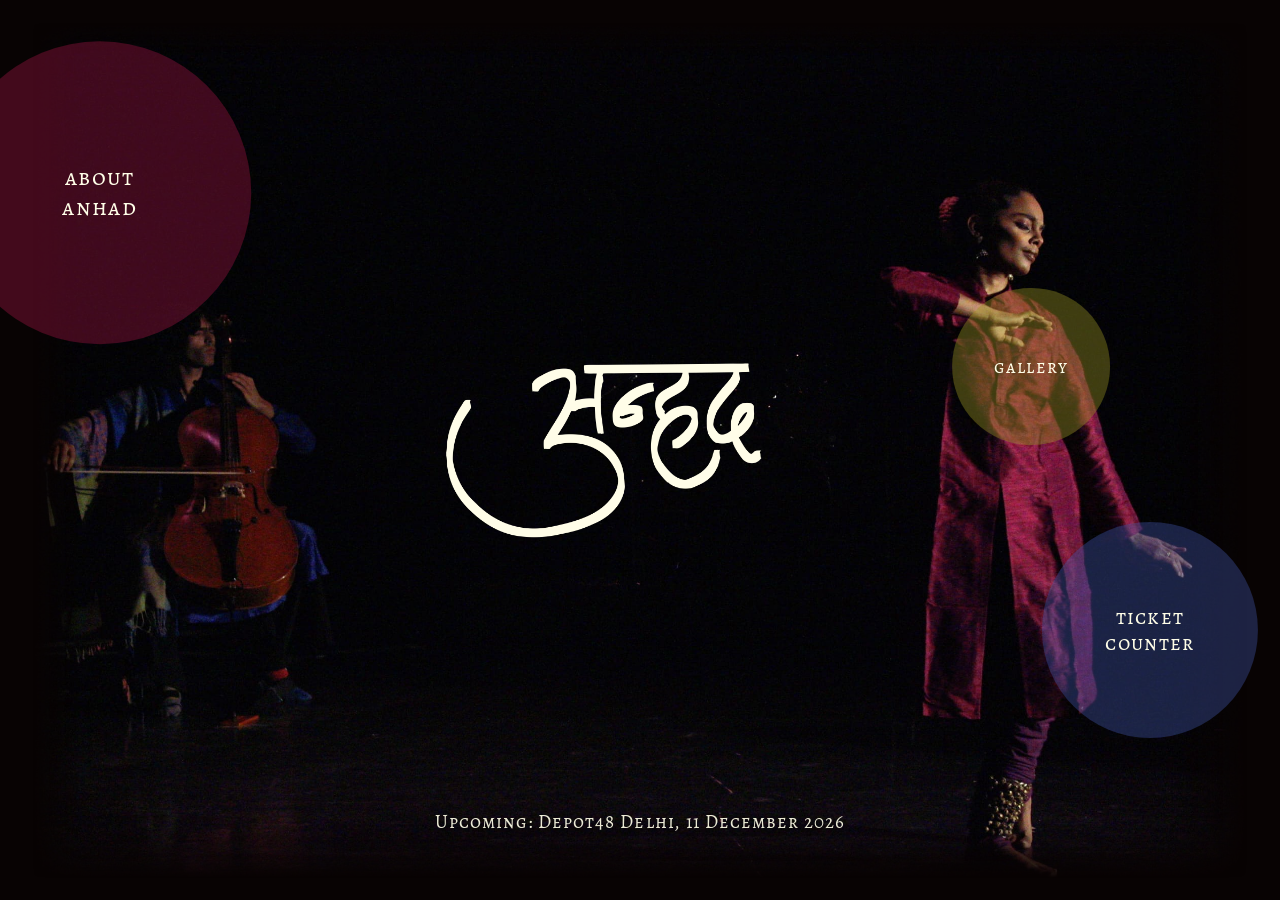
<file: index.html>
<!DOCTYPE html>
<html lang="en">
<head>
<meta charset="utf-8">
<meta name="viewport" content="width=device-width, initial-scale=1, viewport-fit=cover">
<meta name="theme-color" content="#080303">

<meta property="og:title" content="Anhad — An Experiment in Music &amp; Dance">
<meta property="og:description" content="Ten musicians and a dancer on beginnings and endings. 11 December 2026, Depot48, GK II, New Delhi.">
<meta property="og:url" content="https://anhad-delhi.github.io/home/">
<meta property="og:image" content="https://anhad-delhi.github.io/home/assets/poster.png">
<meta property="og:type" content="website">
 
<link rel="icon" type="image/png" sizes="32x32" href="assets/favicon.png">
<link rel="apple-touch-icon" href="assets/favicon.png">
<title>Anhad</title>

<link rel="preconnect" href="https://fonts.googleapis.com">
<link rel="preconnect" href="https://fonts.gstatic.com" crossorigin>
<link href="https://fonts.googleapis.com/css2?family=Alegreya+SC:wght@400;500&display=swap" rel="stylesheet">

<link rel="stylesheet" href="css/style.css">
</head>
<body class="page--landing">

  <main class="stage">

    <div class="stage__frame">
      <picture>
        <source media="(max-width: 860px)" srcset="assets/web/herophone.jpg">
        <img class="stage__photo" src="assets/web/hero.jpg" alt="A dancer and a cellist on a darkened stage.">
      </picture>
    </div>

    <h1 class="stage__logo">
      <img src="assets/anhad-logo.png" alt="Anhad">
    </h1>

    <a class="orb orb--about" href="about.html" aria-label="about anhad">
      <span class="orb__label">
        <span class="orb__text orb__text--rest">about<br>anhad</span>
        <span class="orb__text orb__text--hover">about the show, our members, and the setlist</span>
      </span>
    </a>

    <a class="orb orb--gallery" href="gallery.html" aria-label="gallery">
      <span class="orb__label">
        <span class="orb__text orb__text--rest">gallery</span>
        <span class="orb__text orb__text--hover">media from our shows!</span>
      </span>
    </a>

    <a class="orb orb--tickets" href="tickets.html" aria-label="ticket counter">
      <span class="orb__label">
        <span class="orb__text orb__text--rest">ticket<br>counter</span>
        <span class="orb__text orb__text--hover">tickets for our show on 11th december</span>
      </span>
    </a>

    <a class="stage__upcoming" href="tickets.html">Upcoming: Depot48 Delhi<span class="upcoming__sep">, </span><span class="upcoming__date">11 December 2026</span></a>
    
  </main>

  <!-- ===== mobile only: everything below is display:none above 860px ===== -->

  <div class="scrim" hidden></div>

  <button class="menu-btn" type="button"
          aria-label="Open menu" aria-expanded="false" aria-controls="drawer">
    <span class="menu-btn__bars" aria-hidden="true"></span>
  </button>

  <nav class="drawer" id="drawer" aria-label="Main">
    <ul class="drawer__list">
      <li><a class="drawer__link" href="index.html">Home</a></li>
      <li><a class="drawer__link" href="about.html">About Anhad</a></li>
      <li><a class="drawer__link" href="members.html">Members</a></li>
      <li><a class="drawer__link" href="setlist.html">Set List</a></li>
      <li><a class="drawer__link" href="tickets.html">Ticket Counter</a></li>
      <li><a class="drawer__link" href="gallery.html">Gallery</a></li>
     <li><a class="drawer__link" href="fundraiser.html">Fundraiser</a></li>
    </ul>
  </nav>
  
  <nav class="social" aria-label="Anhad on social media">
    <a class="social__link" href="https://www.youtube.com/@anhad-production"
       target="_blank" rel="noopener noreferrer">
      <img src="assets/ytlogo.png" alt="Anhad on YouTube">
    </a>
    <a class="social__link" href="https://www.instagram.com/anhad.production"
       target="_blank" rel="noopener noreferrer">
      <img src="assets/iglogo.png" alt="Anhad on Instagram">
    </a>
  </nav>
<script>
(function () {
  var btn    = document.querySelector('.menu-btn');
  var drawer = document.getElementById('drawer');
  var scrim  = document.querySelector('.scrim');
  if (!btn || !drawer || !scrim) return;

  var links = Array.prototype.slice.call(document.querySelectorAll('#drawer a, .social a'));
  var open  = false;

  function setOpen(state) {
    open = state;
    btn.classList.toggle('is-open', state);
    drawer.classList.toggle('is-open', state);
    btn.setAttribute('aria-expanded', state ? 'true' : 'false');
    btn.setAttribute('aria-label', state ? 'Close menu' : 'Open menu');
    document.body.classList.toggle('is-locked', state);

    if (state) {
      scrim.hidden = false;
      requestAnimationFrame(function () { scrim.classList.add('is-on'); });
      links[0].focus();
    } else {
      scrim.classList.remove('is-on');
      setTimeout(function () { if (!open) scrim.hidden = true; }, 400);
    }
  }

  btn.addEventListener('click', function (e) {
    e.stopPropagation();
    setOpen(!open);
    if (!open) btn.focus();
  });

  scrim.addEventListener('click', function () { setOpen(false); btn.focus(); });

  document.addEventListener('keydown', function (e) {
    if (!open) return;
    if (e.key === 'Escape') { setOpen(false); btn.focus(); return; }
    if (e.key !== 'Tab') return;

    /* keep focus inside the drawer */
    var ring  = [btn].concat(links);
    var first = ring[0];
    var last  = ring[ring.length - 1];
    if (e.shiftKey && document.activeElement === first) { e.preventDefault(); last.focus(); }
    else if (!e.shiftKey && document.activeElement === last) { e.preventDefault(); first.focus(); }
  });

  /* if the window is widened back past the breakpoint, reset cleanly */
  var mq = window.matchMedia('(min-width: 861px)');
  (mq.addEventListener ? mq.addEventListener.bind(mq, 'change') : mq.addListener.bind(mq))(
    function (ev) { if ((ev.matches !== undefined ? ev.matches : mq.matches) && open) setOpen(false); }
  );
})();
</script>

</body>
</html>
</file>
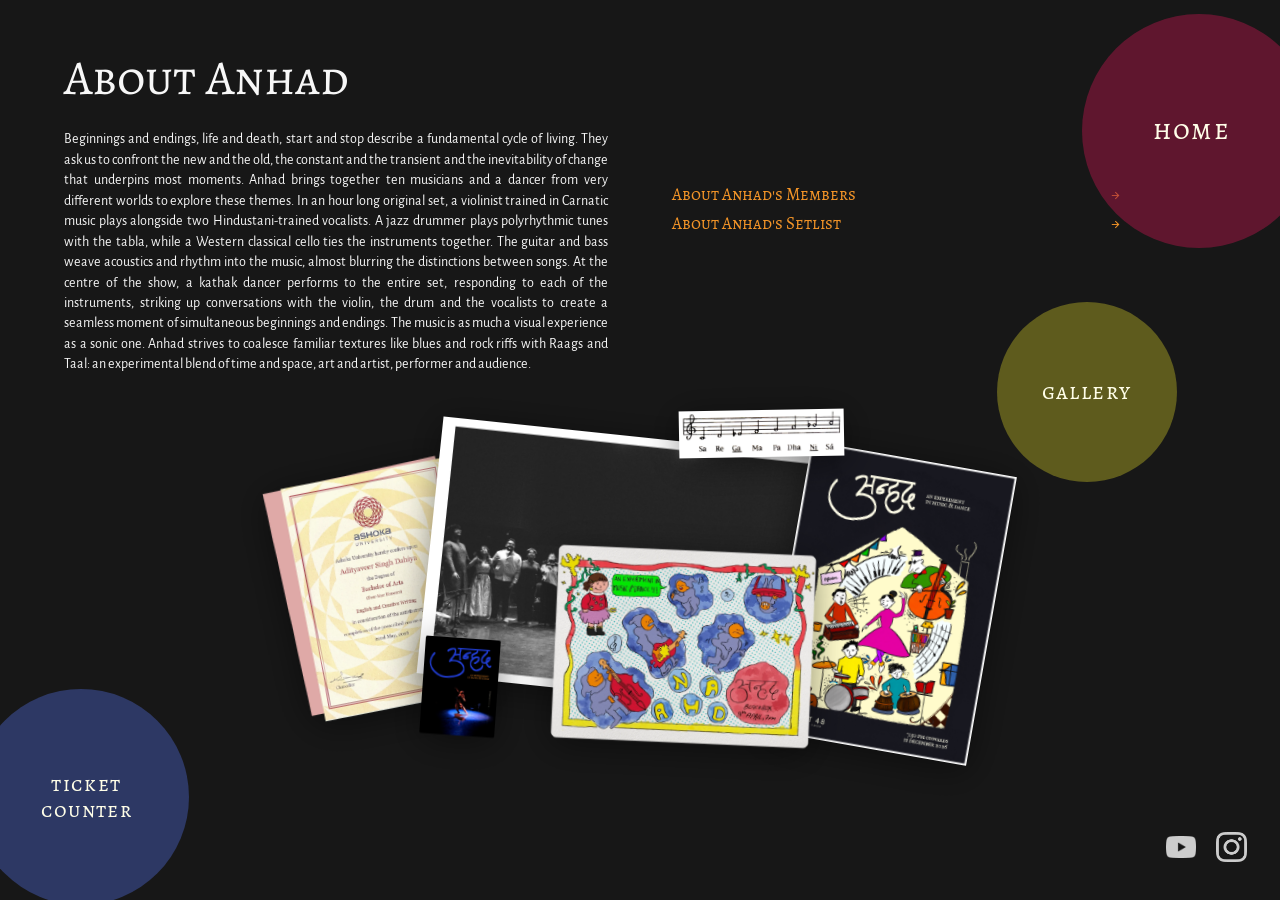
<file: about.html>
<!DOCTYPE html>
<html lang="en">
<head>
<meta charset="utf-8">
<meta name="viewport" content="width=device-width, initial-scale=1, viewport-fit=cover">
<meta name="theme-color" content="#171717">
<meta name="description" content="Nine musicians and a dancer on beginnings and endings.">
<meta property="og:title" content="About Anhad">
<meta property="og:description" content="Carnatic violin, Hindustani vocals, jazz drums, tabla, cello and kathak — an hour of original music built across very different traditions.">
<meta property="og:url" content="https://anhad-delhi.github.io/home/about.html">
<meta property="og:image" content="https://anhad-delhi.github.io/home/assets/poster.png">
<meta property="og:type" content="website">
<link rel="icon" type="image/png" sizes="32x32" href="assets/favicon.png">
<link rel="apple-touch-icon" href="assets/favicon.png">
<title>About Anhad</title>

<link rel="preconnect" href="https://fonts.googleapis.com">
<link rel="preconnect" href="https://fonts.gstatic.com" crossorigin>
<link href="https://fonts.googleapis.com/css2?family=Alegreya+SC:wght@400;500&family=Alegreya+Sans:wght@400;500&display=swap" rel="stylesheet">

<link rel="stylesheet" href="css/style.css">
</head>
<body class="page--about">

  <header class="about__head">
    <h1 class="about__title">About Anhad</h1>
      <p class="about__col about__col--left">Beginnings and endings, life and death, start and stop describe a fundamental cycle of living. They ask us to confront the new and the old, the constant and the transient and the inevitability of change that underpins most moments. </n> </n> Anhad brings together ten musicians and a dancer from very different worlds to explore these themes. In an hour long original set, a violinist trained in Carnatic music plays alongside two Hindustani-trained vocalists. A jazz drummer plays polyrhythmic tunes with the tabla, while a Western classical cello ties the instruments together. The guitar and bass weave acoustics and rhythm into the music, almost blurring the distinctions between songs. At the centre of the show, a kathak dancer performs to the entire set, responding to each of the instruments, striking up conversations with the violin, the drum and the vocalists to create a seamless moment of simultaneous beginnings and endings. The music is as much a visual experience as a sonic one. </n> </n> Anhad strives to coalesce familiar textures like blues and rock riffs with Raags and Taal: an experimental blend of time and space, art and artist, performer and audience.</p>
      <nav class="about__links" aria-label="More about Anhad">
        <a href="members.html">About Anhad's Members <span aria-hidden="true">&rarr;</span></a>
        <a href="setlist.html">About Anhad's Setlist <span aria-hidden="true">&rarr;</span></a>
      </nav>
  </header>

    <section class="scatter">

    <button class="piece piece--cert" type="button"
            data-title="Farewell"
            data-body="The production began as a way of celebrating and paying tribute to the members of our community who were graduating from Ashoka."
            data-year="January 2026">
      <img src="assets/web/about-certificate.webp" alt="A university degree certificate.">
    </button>

    <button class="piece piece--stage" type="button"
            data-title="The Team"
            data-body="The team that made Anhad happen, from our set designers, light and audio technicians, marketing team, to our musicians and dancers."
            data-year="April 2026">
      <img src="assets/web/about-stage.jpg" alt="The company on stage at curtain call.">
    </button>

    <button class="piece piece--rhythm" type="button"
            data-title="Why Fusion?"
            data-body="Anhad was built around friends from different artistic backgrounds wanting to jam together, and when those backgrounds include Carnatic to Jazz to Western Classical, you get Fusion."
            data-year="March 2023">
      <img src="assets/about-rhythm.jpg" alt="A notation sheet showing the sargam scale.">
    </button>

    <button class="piece piece--poster" type="button"
            data-fill="draw"
            data-title="Upcoming!"
            data-body="We will be bringing our first show to Delhi in collaboration with Depot48, GK II! Artist: Ria Agrawal"
            data-year="December 2026">
      <img src="assets/about-poster.jpg" alt="The Anhad poster.">
    </button>

    <button class="piece piece--card" type="button"
            data-title="Zine"
            data-body="A small keepsake from Team Anhad, for everyone who was part of our inaugural evening (and perhaps a reason to find your way back? :)"
            data-year="April 2026">
      <img src="assets/web/about-card.webp" alt="A small printed card for the production.">
    </button>

    <button class="piece piece--draw" type="button"
            data-title="First Poster!"
            data-body="Anhad is a show built by artists, for art. Fittingly, our first poster sets the tone with an entirely hand-drawn design! Artist: Shreyash Prateek."
            data-year="March 2026">
      <img src="assets/web/about-drawing.webp" alt="An illustrated poster for the production.">
    </button>

  </section>

  <aside class="note" hidden>
    <h2 class="note__title"></h2>
    <p class="note__body"></p>
    <p class="note__meta"></p>
  </aside>

<script>
(function () {
  const scatter = document.querySelector('.scatter');
  const pieces  = Array.from(document.querySelectorAll('.piece'));
  const note    = document.querySelector('.note');
  const GAP  = 34;
  const PUSH = 0.085;       /* ← how far siblings slide, as a fraction
                                 of the scatter's width. 0.085 ≈ 8.5%.
                                 Raise for more spread, lower for less. */
  const MOBILE = window.matchMedia('(max-width: 860px)');
  let active = null;
  let stack  = 10;

  /* each piece's resting centre, measured once, in px from scatter left */
  function restCentre(el) {
    const sc = scatter.getBoundingClientRect();
    const prev = el.style.transform;
    el.style.transition = 'none';
    el.style.transform  = '';
    const r = el.getBoundingClientRect();
    el.style.transform  = prev;
    void el.offsetHeight;
    el.style.transition = '';
    return (r.left + r.width / 2) - sc.left;
  }

  function layout() {
    const sc = scatter.getBoundingClientRect();

    if (!active) {
      pieces.forEach(function (el) { el.style.transform = ''; });
      return;
    }

    /* --- the clicked piece: move to the centre of the scatter --- */
    const el = active;
    el.style.transition = 'none';
    el.style.transform  = '';
    const r  = el.getBoundingClientRect();
    const cx = r.left + r.width  / 2;
    const cy = r.top  + r.height / 2;
    const w  = el.offsetWidth;
    const h  = el.offsetHeight;

    const s = Math.min(1, sc.height / h);

    const targetX = window.innerWidth / 2;
    const targetY = sc.top + sc.height / 2;

    void el.offsetHeight;
    el.style.transition = '';
    el.style.transform  =
      'translate(' + (targetX - cx) + 'px,' + (targetY - cy) + 'px) scale(' + s + ')';

    note.style.left = (targetX + (w * s) / 2 + GAP) + 'px';
    note.style.top  = targetY + 'px';

    /* --- the others: slide away from the scatter's midline --- */
    const mid = sc.width / 2;
    const amt = sc.width * PUSH;

    pieces.forEach(function (p) {
      if (p === active) return;
      const c   = restCentre(p);
      const dir = c < mid ? -1 : 1;              /* left of centre → left */
      /* pieces nearest the midline move most, far ones barely budge */
      const near = 1 - Math.min(1, Math.abs(c - mid) / mid);
      const dx   = dir * amt * (0.35 + 0.65 * near);
      p.style.transform =
        'translateX(' + dx + 'px) rotate(var(--rot, 0deg))';
    });
  }

  function open(el) {
    active = el;
    pieces.forEach(function (p) { p.classList.toggle('is-active', p === el); });
    el.style.zIndex = ++stack;

    note.querySelector('.note__title').textContent = el.dataset.title || '';
    note.querySelector('.note__body').textContent  = el.dataset.body  || '';
    note.querySelector('.note__meta').textContent  = el.dataset.year  || '';
    note.hidden = false;

    layout();
    requestAnimationFrame(function () { note.classList.add('is-on'); });
  }

  function close() {
    if (!active) return;
    active.classList.remove('is-active');
    active = null;
    layout();                       /* resets every transform */
    note.classList.remove('is-on');
    setTimeout(function () { if (!active) note.hidden = true; }, 300);
  }

  pieces.forEach(function (el) {
    el.addEventListener('click', function (e) {
      if (MOBILE.matches) return;   /* on phones the pile is decoration */
      e.stopPropagation();
      if (el === active) return;
      open(el);
    });
  });

  note.addEventListener('click', function (e) { e.stopPropagation(); });
  document.addEventListener('click', close);
  document.addEventListener('keydown', function (e) {
    if (e.key === 'Escape') close();
  });
  window.addEventListener('resize', layout);

  /* ---- phones: no clicks, no focus, no note ---- */
  function applyMode() {
    var off = MOBILE.matches;
    if (off) close();
    pieces.forEach(function (el) {
      if (off) {
        el.setAttribute('inert', '');
        el.setAttribute('aria-hidden', 'true');
        el.tabIndex = -1;
      } else {
        el.removeAttribute('inert');
        el.removeAttribute('aria-hidden');
        el.removeAttribute('tabindex');
      }
    });
  }
  (MOBILE.addEventListener
    ? MOBILE.addEventListener.bind(MOBILE, 'change')
    : MOBILE.addListener.bind(MOBILE))(applyMode);
  applyMode();
})();
</script>

  <nav class="bubbles" aria-label="Site">
    <a class="bubble bubble--home"    href="index.html"><span>home</span></a>
    <a class="bubble bubble--gallery" href="gallery.html"><span>gallery</span></a>
    <a class="bubble bubble--tickets" href="tickets.html"><span>ticket<br>counter</span></a>
  </nav>

  <!-- ===== mobile only: display:none above 860px ===== -->

  <div class="scrim" hidden></div>

  <button class="menu-btn" type="button"
          aria-label="Open menu" aria-expanded="false" aria-controls="drawer">
    <span class="menu-btn__bars" aria-hidden="true"></span>
  </button>

  <nav class="drawer" id="drawer" aria-label="Main">
    <ul class="drawer__list">
      <li><a class="drawer__link" href="index.html">Home</a></li>
      <li><a class="drawer__link" href="about.html">About Anhad</a></li>
      <li><a class="drawer__link" href="members.html">Members</a></li>
      <li><a class="drawer__link" href="setlist.html">Set List</a></li>
      <li><a class="drawer__link" href="tickets.html">Ticket Counter</a></li>
      <li><a class="drawer__link" href="gallery.html">Gallery</a></li>
      <li><a class="drawer__link" href="fundraiser.html">Fundraiser</a></li>
    </ul>
  </nav>

  <nav class="social" aria-label="Anhad on social media">
    <a class="social__link" href="https://www.youtube.com/@anhad-production"
       target="_blank" rel="noopener noreferrer">
      <img src="assets/ytlogo.png" alt="Anhad on YouTube">
    </a>
    <a class="social__link" href="https://www.instagram.com/anhad.production"
       target="_blank" rel="noopener noreferrer">
      <img src="assets/iglogo.png" alt="Anhad on Instagram">
    </a>
  </nav>
 
<script>
(function () {
  var btn    = document.querySelector('.menu-btn');
  var drawer = document.getElementById('drawer');
  var scrim  = document.querySelector('.scrim');
  if (!btn || !drawer || !scrim) return;

  var links = Array.prototype.slice.call(document.querySelectorAll('#drawer a, .social a'));
  var open  = false;

  function setOpen(state) {
    open = state;
    btn.classList.toggle('is-open', state);
    drawer.classList.toggle('is-open', state);
    btn.setAttribute('aria-expanded', state ? 'true' : 'false');
    btn.setAttribute('aria-label', state ? 'Close menu' : 'Open menu');
    document.body.classList.toggle('is-locked', state);

    if (state) {
      scrim.hidden = false;
      requestAnimationFrame(function () { scrim.classList.add('is-on'); });
      links[0].focus();
    } else {
      scrim.classList.remove('is-on');
      setTimeout(function () { if (!open) scrim.hidden = true; }, 400);
    }
  }

  btn.addEventListener('click', function (e) {
    e.stopPropagation();
    setOpen(!open);
    if (!open) btn.focus();
  });

  scrim.addEventListener('click', function () { setOpen(false); btn.focus(); });

  document.addEventListener('keydown', function (e) {
    if (!open) return;
    if (e.key === 'Escape') { setOpen(false); btn.focus(); return; }
    if (e.key !== 'Tab') return;

    var ring  = [btn].concat(links);
    var first = ring[0];
    var last  = ring[ring.length - 1];
    if (e.shiftKey && document.activeElement === first) { e.preventDefault(); last.focus(); }
    else if (!e.shiftKey && document.activeElement === last) { e.preventDefault(); first.focus(); }
  });

  var mq = window.matchMedia('(min-width: 861px)');
  (mq.addEventListener ? mq.addEventListener.bind(mq, 'change') : mq.addListener.bind(mq))(
    function (ev) { if ((ev.matches !== undefined ? ev.matches : mq.matches) && open) setOpen(false); }
  );
})();
</script>

</body>
</html>
</file>
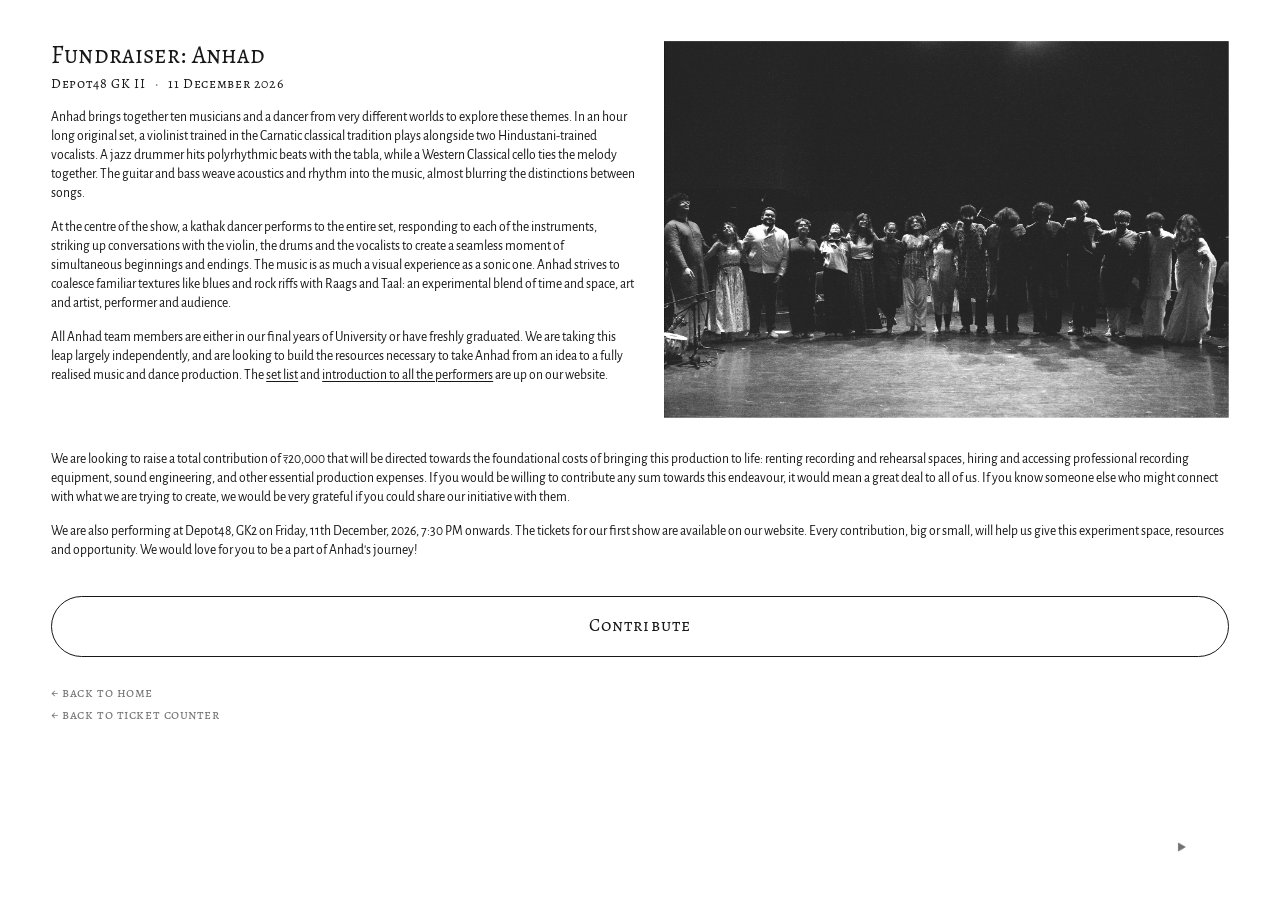
<file: fundraiser.html>
<!DOCTYPE html>
<html lang="en">
<head>
<meta charset="utf-8">
<meta name="viewport" content="width=device-width, initial-scale=1, viewport-fit=cover">
<meta name="theme-color" content="#FFFFFF">
<title>Fundraiser — Anhad</title>
<meta name="description" content="Help bring Anhad from an idea to a fully realised music and dance production.">

<meta property="og:title" content="Fundraiser — Anhad">
<meta property="og:description" content="Help us build the resources to take Anhad from an idea to a fully realised music and dance production.">
<meta property="og:url" content="https://anhad-delhi.github.io/home/fundraiser.html">
<meta property="og:image" content="https://anhad-delhi.github.io/home/assets/poster.png">
<meta property="og:type" content="website">

<link rel="icon" type="image/png" sizes="32x32" href="assets/favicon.png">
<link rel="apple-touch-icon" href="assets/favicon.png">

<link rel="preconnect" href="https://fonts.googleapis.com">
<link rel="preconnect" href="https://fonts.gstatic.com" crossorigin>
<link href="https://fonts.googleapis.com/css2?family=Alegreya+SC:wght@400;500&family=Alegreya+Sans:wght@400;500&display=swap" rel="stylesheet">

<link rel="stylesheet" href="css/style.css">
</head>
<body class="page--fundraiser">

  <main class="fund">

    <!-- ===== top: text left, photo right ===== -->
    <div class="fund__top">

      <div class="fund__col">

        <h1 class="fund__title">Fundraiser: Anhad</h1>

        <p class="fund__meta">
          <span>Depot48 GK II</span>
          <span>11 December 2026</span>
        </p>

        <p>Anhad brings together ten musicians and a dancer from very different worlds to explore these themes. In an hour long original set, a violinist trained in the Carnatic classical tradition plays alongside two Hindustani-trained vocalists. A jazz drummer hits polyrhythmic beats with the tabla, while a Western Classical cello ties the melody together. The guitar and bass weave acoustics and rhythm into the music, almost blurring the distinctions between songs.</p>

        <p>At the centre of the show, a kathak dancer performs to the entire set, responding to each of the instruments, striking up conversations with the violin, the drums and the vocalists to create a seamless moment of simultaneous beginnings and endings. The music is as much a visual experience as a sonic one. Anhad strives to coalesce familiar textures like blues and rock riffs with Raags and Taal: an experimental blend of time and space, art and artist, performer and audience.</p>

        <p>All Anhad team members are either in our final years of University or have freshly graduated. We are taking this leap largely independently, and are looking to build the resources necessary to take Anhad from an idea to a fully realised music and dance production. The <a href="setlist.html">set list</a> and <a href="members.html">introduction to all the performers</a> are up on our website.</p>

      </div>

      <div class="fund__col fund__col--art">
        <img class="fund__photo" src="assets/stage.png"
             alt="The Anhad company on stage at curtain call.">
      </div>

    </div>

    <!-- ===== full width below ===== -->
    <div class="fund__wide">

      <p>We are looking to raise a total contribution of ₹20,000 that will be directed towards the foundational costs of bringing this production to life: renting recording and rehearsal spaces, hiring and accessing professional recording equipment, sound engineering, and other essential production expenses. If you would be willing to contribute any sum towards this endeavour, it would mean a great deal to all of us. If you know someone else who might connect with what we are trying to create, we would be very grateful if you could share our initiative with them.</p>

      <p>We are also performing at Depot48, GK2 on Friday, 11th December, 2026, 7:30 PM onwards. The tickets for our first show are available on our website. Every contribution, big or small, will help us give this experiment space, resources and opportunity. We would love for you to be a part of Anhad's journey!</p>

      <a class="contribute" href="https://docs.google.com/forms/d/e/1FAIpQLSd6plip4XOEUsIe9nRi3r8F2jc1WPucIZrDMxN4pROdcsJIJw/viewform?usp=publish-editor"
         target="_blank" rel="noopener noreferrer">Contribute</a>

      <nav class="fund__back" aria-label="Elsewhere on this site">
        <a href="index.html"><span aria-hidden="true">&larr;</span> back to home</a>
        <a href="tickets.html"><span aria-hidden="true">&larr;</span> back to ticket counter</a>
      </nav>

    </div>

  </main>

  <!-- ===== mobile only: display:none above 860px ===== -->

  <div class="scrim" hidden></div>

  <button class="menu-btn" type="button"
          aria-label="Open menu" aria-expanded="false" aria-controls="drawer">
    <span class="menu-btn__bars" aria-hidden="true"></span>
  </button>

  <nav class="drawer" id="drawer" aria-label="Main">
    <ul class="drawer__list">
      <li><a class="drawer__link" href="index.html">Home</a></li>
      <li><a class="drawer__link" href="about.html">About Anhad</a></li>
      <li><a class="drawer__link" href="members.html">Members</a></li>
      <li><a class="drawer__link" href="setlist.html">Set List</a></li>
      <li><a class="drawer__link" href="tickets.html">Ticket Counter</a></li>
      <li><a class="drawer__link" href="gallery.html">Gallery</a></li>
      <li><a class="drawer__link" href="fundraiser.html" aria-current="page">Fundraiser</a></li>
    </ul>
  </nav>

  <nav class="social" aria-label="Anhad on social media">
    <a class="social__link" href="https://www.youtube.com/@anhad-production"
       target="_blank" rel="noopener noreferrer">
      <img src="assets/ytlogo.png" alt="Anhad on YouTube">
    </a>
    <a class="social__link" href="https://www.instagram.com/anhad.production"
       target="_blank" rel="noopener noreferrer">
      <img src="assets/iglogo.png" alt="Anhad on Instagram">
    </a>
  </nav>

<script>
(function () {
  var btn    = document.querySelector('.menu-btn');
  var drawer = document.getElementById('drawer');
  var scrim  = document.querySelector('.scrim');
  if (!btn || !drawer || !scrim) return;

  var links = Array.prototype.slice.call(document.querySelectorAll('#drawer a, .social a'));
  var open  = false;

  function setOpen(state) {
    open = state;
    btn.classList.toggle('is-open', state);
    drawer.classList.toggle('is-open', state);
    btn.setAttribute('aria-expanded', state ? 'true' : 'false');
    btn.setAttribute('aria-label', state ? 'Close menu' : 'Open menu');
    document.body.classList.toggle('is-locked', state);

    if (state) {
      scrim.hidden = false;
      requestAnimationFrame(function () { scrim.classList.add('is-on'); });
      links[0].focus();
    } else {
      scrim.classList.remove('is-on');
      setTimeout(function () { if (!open) scrim.hidden = true; }, 400);
    }
  }

  btn.addEventListener('click', function (e) {
    e.stopPropagation();
    setOpen(!open);
    if (!open) btn.focus();
  });

  scrim.addEventListener('click', function () { setOpen(false); btn.focus(); });

  document.addEventListener('keydown', function (e) {
    if (!open) return;
    if (e.key === 'Escape') { setOpen(false); btn.focus(); return; }
    if (e.key !== 'Tab') return;

    var ring  = [btn].concat(links);
    var first = ring[0];
    var last  = ring[ring.length - 1];
    if (e.shiftKey && document.activeElement === first) { e.preventDefault(); last.focus(); }
    else if (!e.shiftKey && document.activeElement === last) { e.preventDefault(); first.focus(); }
  });

  var mq = window.matchMedia('(min-width: 861px)');
  (mq.addEventListener ? mq.addEventListener.bind(mq, 'change') : mq.addListener.bind(mq))(
    function (ev) { if ((ev.matches !== undefined ? ev.matches : mq.matches) && open) setOpen(false); }
  );
})();
</script>

</body>
</html>
</file>
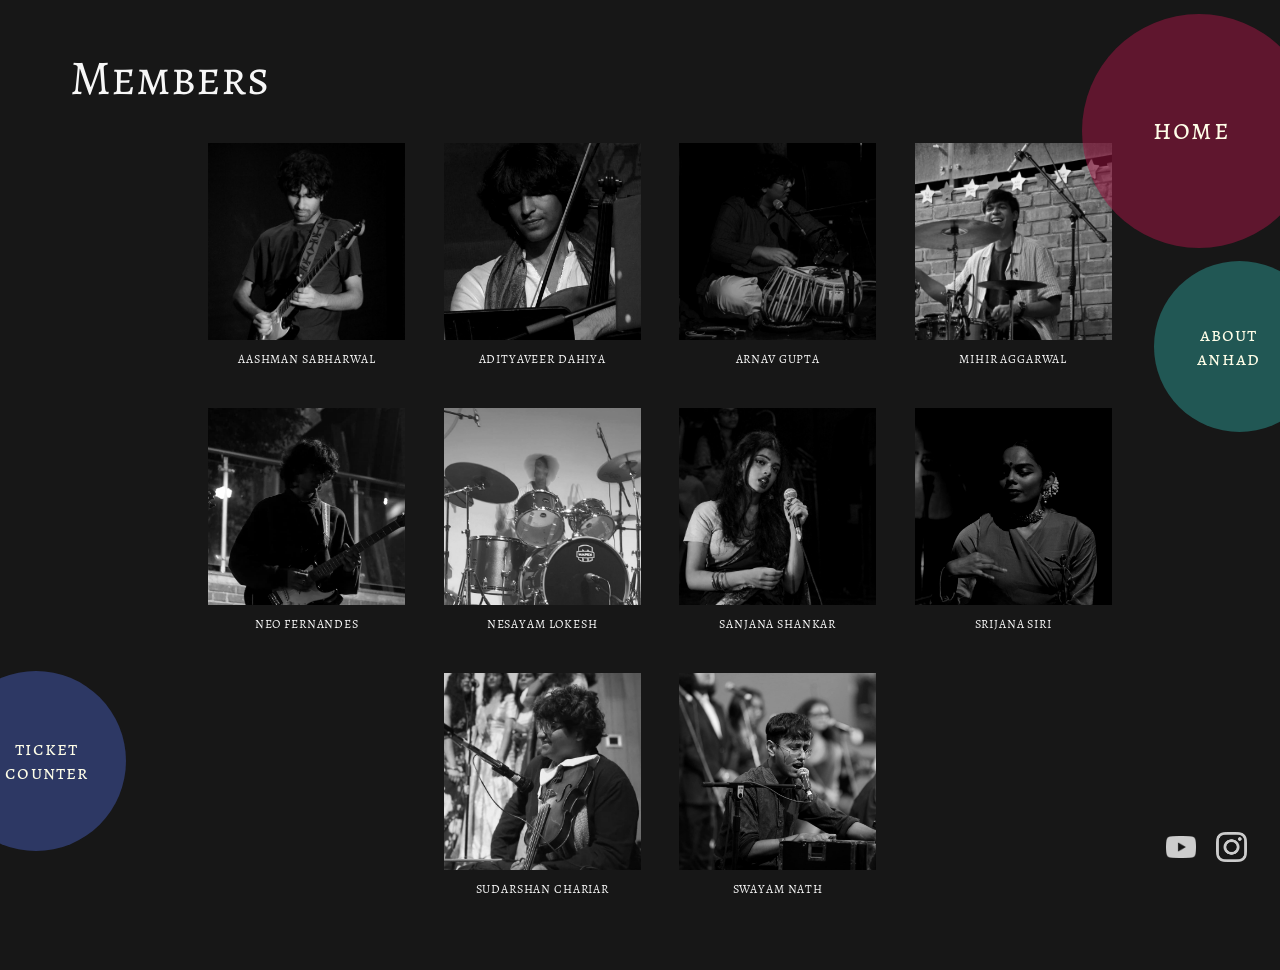
<file: members.html>
<!DOCTYPE html>
<html lang="en">
<head>
<meta charset="utf-8">
<meta name="viewport" content="width=device-width, initial-scale=1, viewport-fit=cover">
<meta name="theme-color" content="#171717">
<meta property="og:title" content="Members — Anhad">
<meta property="og:description" content="The musicians and dancer behind Anhad.">
<meta property="og:url" content="https://anhad-delhi.github.io/home/members.html">
<meta property="og:image" content="https://anhad-delhi.github.io/home/assets/poster.png">
<meta property="og:type" content="website">
<link rel="icon" type="image/png" sizes="32x32" href="assets/favicon.png">
<link rel="apple-touch-icon" href="assets/favicon.png">
<title>Members — Anhad</title>
<meta name="description" content="The nine musicians and the dancer behind Anhad.">

<link rel="preconnect" href="https://fonts.googleapis.com">
<link rel="preconnect" href="https://fonts.gstatic.com" crossorigin>
<link href="https://fonts.googleapis.com/css2?family=Alegreya+SC:wght@400;500&family=Alegreya+Sans:wght@400;500&display=swap" rel="stylesheet">

<link rel="stylesheet" href="css/style.css">
</head>
<body class="page--members">

  <main class="members">
    <h1 class="members__title">Members</h1>

    <ul class="members__grid">

      <li class="member">
        <div class="member__frame">
          <img src="assets/01.jpeg" alt="Guitarist mid-performance." decoding="async">
        </div>
        <p class="member__name">Aashman Sabharwal</p>
      </li>
      
     <li class="member">
        <div class="member__frame">
          <img src="assets/06.jpeg" alt="Kathak dancer mid-performance." loading="lazy" decoding="async">
        </div>
        <p class="member__name">Adityaveer Dahiya</p>
      
     </li>
      <li class="member">
        <div class="member__frame">
          <img src="assets/02.jpeg" alt="Cellist mid-performance." decoding="async">
        </div>
        <p class="member__name">Arnav Gupta</p>
      </li>

      <li class="member">
        <div class="member__frame">
          <img src="assets/03.jpeg" alt="Electric guitarist mid-performance." decoding="async">
        </div>
        <p class="member__name">Mihir Aggarwal</p>
      </li>

      <li class="member">
        <div class="member__frame">
          <img src="assets/04.jpeg" alt="Violinist mid-performance." decoding="async">
        </div>
        <p class="member__name">Neo Fernandes</p>
      </li>

      <li class="member">
        <div class="member__frame">
          <img src="assets/05.jpeg" alt="Tabla player mid-performance." decoding="async">
        </div>
        <p class="member__name">Nesayam Lokesh</p>
      </li>

      <li class="member">
        <div class="member__frame">
          <img src="assets/07.jpeg" alt="Vocalist at the harmonium." loading="lazy" decoding="async">
        </div>
        <p class="member__name">Sanjana Shankar</p>
      </li>

      <li class="member" style="--focus: 50% 25%;">
        <div class="member__frame">
          <img src="assets/08.jpeg" alt="Vocalist singing into a microphone." loading="lazy" decoding="async">
        </div>
        <p class="member__name">Srijana Siri</p>
      </li>

      <li class="member">
        <div class="member__frame">
          <img src="assets/09.jpeg" alt="Musician mid-performance." loading="lazy" decoding="async">
        </div>
        <p class="member__name">Sudarshan Chariar</p>
      </li>

      <li class="member">
        <div class="member__frame">
          <img src="assets/10.jpeg" alt="Musician mid-performance." loading="lazy" decoding="async">
        </div>
        <p class="member__name">Swayam Nath</p>
      </li>

    </ul>
  </main>

  <nav class="bubbles" aria-label="Site">
    <a class="bubble bubble--home"    href="index.html"><span>home</span></a>
    <a class="bubble bubble--about" href="about.html"><span>about<br>anhad</span></a>
    <a class="bubble bubble--tickets" href="tickets.html"><span>ticket<br>counter</span></a>
  </nav>

  <!-- ===== mobile only: display:none above 860px ===== -->

  <div class="scrim" hidden></div>

  <button class="menu-btn" type="button"
          aria-label="Open menu" aria-expanded="false" aria-controls="drawer">
    <span class="menu-btn__bars" aria-hidden="true"></span>
  </button>

  <nav class="drawer" id="drawer" aria-label="Main">
    <ul class="drawer__list">
      <li><a class="drawer__link" href="index.html">Home</a></li>
      <li><a class="drawer__link" href="about.html">About Anhad</a></li>
      <li><a class="drawer__link" href="members.html">Members</a></li>
      <li><a class="drawer__link" href="setlist.html">Set List</a></li>
      <li><a class="drawer__link" href="tickets.html">Ticket Counter</a></li>
      <li><a class="drawer__link" href="gallery.html">Gallery</a></li>
     <li><a class="drawer__link" href="fundraiser.html">Fundraiser</a></li>
    </ul>
  </nav>

  <nav class="social" aria-label="Anhad on social media">
    <a class="social__link" href="https://www.youtube.com/@anhad-production"
       target="_blank" rel="noopener noreferrer">
      <img src="assets/ytlogo.png" alt="Anhad on YouTube">
    </a>
    <a class="social__link" href="https://www.instagram.com/anhad.production"
       target="_blank" rel="noopener noreferrer">
      <img src="assets/iglogo.png" alt="Anhad on Instagram">
    </a>
  </nav>
 
<script>
(function () {
  var btn    = document.querySelector('.menu-btn');
  var drawer = document.getElementById('drawer');
  var scrim  = document.querySelector('.scrim');
  if (!btn || !drawer || !scrim) return;

  var links = Array.prototype.slice.call(document.querySelectorAll('#drawer a, .social a'));
  var open  = false;

  function setOpen(state) {
    open = state;
    btn.classList.toggle('is-open', state);
    drawer.classList.toggle('is-open', state);
    btn.setAttribute('aria-expanded', state ? 'true' : 'false');
    btn.setAttribute('aria-label', state ? 'Close menu' : 'Open menu');
    document.body.classList.toggle('is-locked', state);

    if (state) {
      scrim.hidden = false;
      requestAnimationFrame(function () { scrim.classList.add('is-on'); });
      links[0].focus();
    } else {
      scrim.classList.remove('is-on');
      setTimeout(function () { if (!open) scrim.hidden = true; }, 400);
    }
  }

  btn.addEventListener('click', function (e) {
    e.stopPropagation();
    setOpen(!open);
    if (!open) btn.focus();
  });

  scrim.addEventListener('click', function () { setOpen(false); btn.focus(); });

  document.addEventListener('keydown', function (e) {
    if (!open) return;
    if (e.key === 'Escape') { setOpen(false); btn.focus(); return; }
    if (e.key !== 'Tab') return;

    var ring  = [btn].concat(links);
    var first = ring[0];
    var last  = ring[ring.length - 1];
    if (e.shiftKey && document.activeElement === first) { e.preventDefault(); last.focus(); }
    else if (!e.shiftKey && document.activeElement === last) { e.preventDefault(); first.focus(); }
  });

  var mq = window.matchMedia('(min-width: 861px)');
  (mq.addEventListener ? mq.addEventListener.bind(mq, 'change') : mq.addListener.bind(mq))(
    function (ev) { if ((ev.matches !== undefined ? ev.matches : mq.matches) && open) setOpen(false); }
  );
})();
</script>

</body>
</html>
</file>
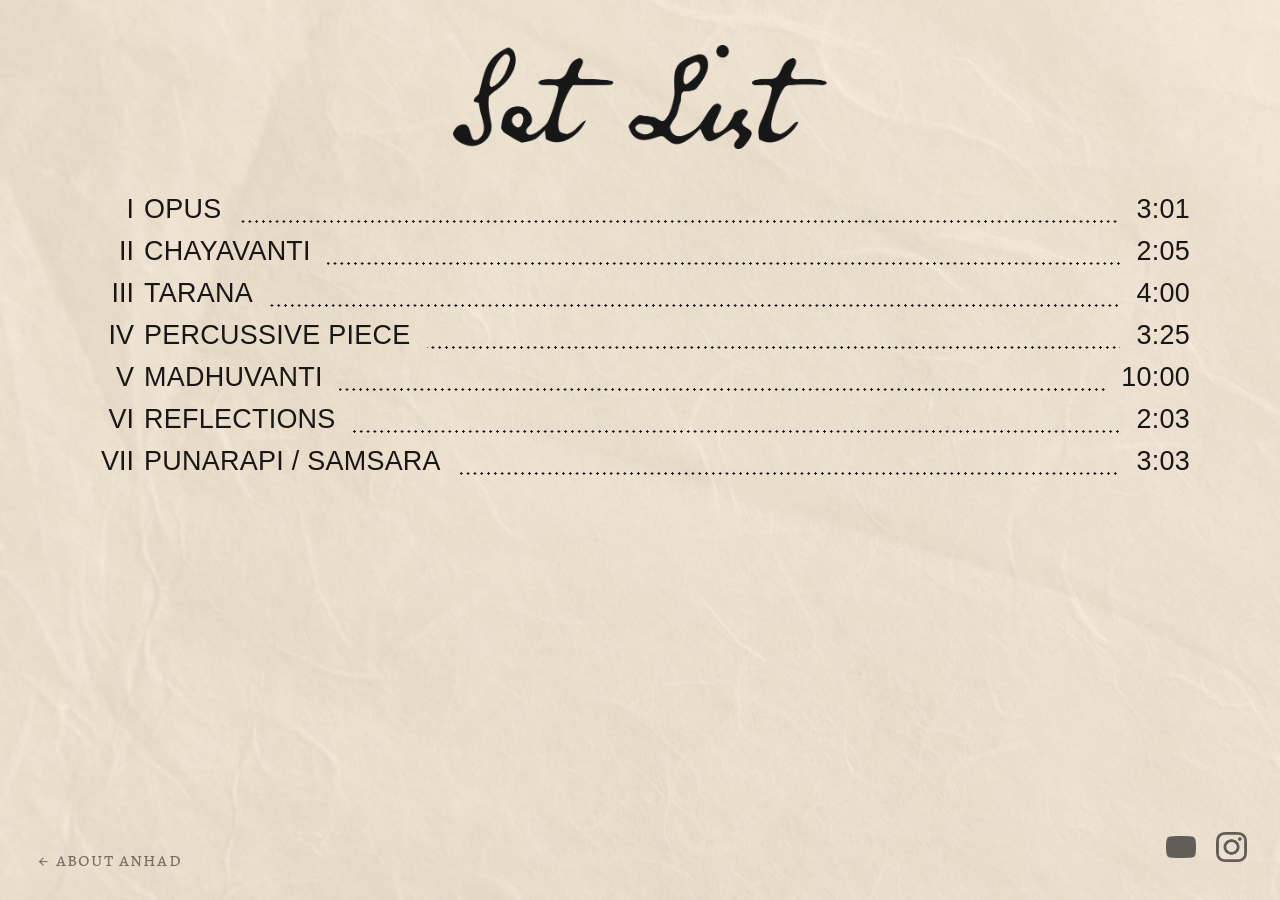
<file: setlist.html>
<!DOCTYPE html>
<html lang="en">
<head>
<meta charset="utf-8">
<meta name="viewport" content="width=device-width, initial-scale=1, viewport-fit=cover">
<meta name="theme-color" content="#EDE4D3">

<meta property="og:title" content="Set List — Anhad">
<meta property="og:description" content="Seven original pieces on beginnings and endings.">
<meta property="og:url" content="https://anhad-delhi.github.io/home/setlist.html">
<meta property="og:image" content="https://anhad-delhi.github.io/home/assets/poster.png">
<meta property="og:type" content="website">
<link rel="icon" type="image/png" sizes="32x32" href="assets/favicon.png">
<link rel="apple-touch-icon" href="assets/favicon.png">
<title>Set List — Anhad</title>
<meta name="description" content="The Anhad set list.">

<link rel="preconnect" href="https://fonts.googleapis.com">
<link rel="preconnect" href="https://fonts.gstatic.com" crossorigin>
<link href="https://fonts.googleapis.com/css2?family=Alegreya+SC:wght@400;500&display=swap" rel="stylesheet">

<link rel="stylesheet" href="css/style.css">
</head>
<body class="page--setlist">

  <main class="setlist">

    <h1 class="setlist__title">
      <img src="assets/setlist.png" alt="Set List">
    </h1>

    <ul class="setlist__list">

      <li class="track">
        <button class="track__btn" type="button" aria-expanded="false" aria-controls="t1">
          <span class="track__num">I</span>
          <span class="track__name">Opus</span>
          <span class="track__dots" aria-hidden="true"></span>
          <span class="track__time">3:01</span>
        </button>
        <div class="track__body" id="t1">
          <div class="track__inner">
            <p class="track__text">How does the life of a dancer and muscians begin? Is the first note one sings or the first movement one learns? Choreographed using the first four movements taught in the Kathak, we seek to develop complexity with each passing note.</p>
            <div class="track__rule" aria-hidden="true"></div>
          </div>
        </div>
      </li>

      <li class="track">
        <button class="track__btn" type="button" aria-expanded="false" aria-controls="t2">
          <span class="track__num">II</span>
          <span class="track__name">Chayavanti</span>
          <span class="track__dots" aria-hidden="true"></span>
          <span class="track__time">2:05</span>
        </button>
        <div class="track__body" id="t2">
          <div class="track__inner">
            <p class="track__text">A singer converses with himself. A dancer tries to peak to find the winds circling her, a cloud heavy with moisture waiting to burst, and lightening piercing through to birth a new raag, Chayavanti: a confluence of Jaijavanti and Chayanat.</p>
            <div class="track__rule" aria-hidden="true"></div>
          </div>
        </div>
      </li>

      <li class="track">
        <button class="track__btn" type="button" aria-expanded="false" aria-controls="t3">
          <span class="track__num">III</span>
          <span class="track__name">Tarana</span>
          <span class="track__dots" aria-hidden="true"></span>
          <span class="track__time">4:00</span>
        </button>
        <div class="track__body" id="t3">
          <div class="track__inner">
            <p class="track__text">A series of bols, one refrain, and many variations. It is both a beginning and an ending within a 12-beat time cycle, Ektaal. Ektaal becomes a timekeeper for compositions, dance, aalaps, chronicling beginnings and endings, awaiting the first beat, sam.</p>
            <div class="track__rule" aria-hidden="true"></div>
          </div>
        </div>
      </li>

      <li class="track">
        <button class="track__btn" type="button" aria-expanded="false" aria-controls="t4">
          <span class="track__num">IV</span>
          <span class="track__name">Percussive Piece</span>
          <span class="track__dots" aria-hidden="true"></span>
          <span class="track__time">3:25</span>
        </button>
        <div class="track__body" id="t4">
          <div class="track__inner">
            <p class="track__text">Drums, Tabla, Ghungroo, and the bass come together to create polyrhythmic tunes. The performers play around with rhythm and time signatures. In the absence of melody, the music creates a rhythm that reimagines Kathak as not only a movement-based form but also explores Ghungroo as a percussive instrument.</p>
            <div class="track__rule" aria-hidden="true"></div>
          </div>
        </div>
      </li>

      <li class="track">
        <button class="track__btn" type="button" aria-expanded="false" aria-controls="t5">
          <span class="track__num">V</span>
          <span class="track__name">Madhuvanti</span>
          <span class="track__dots" aria-hidden="true"></span>
          <span class="track__time">10:00</span>
        </button>
        <div class="track__body" id="t5">
          <div class="track__inner">
            <p class="track__text">Lorem ipsum dolor sit amet, consectetur adipiscing elit, sed do eiusmod tempor incididunt ut labore et dolore magna aliqua. Ut enim ad minim veniam, quis nostrud exercitation ullamco laboris nisi ut aliquip ex ea commodo consequat. Duis aute irure dolor in reprehenderit in voluptate velit esse cillum dolore.</p>
            <div class="track__rule" aria-hidden="true"></div>
          </div>
        </div>
      </li>

      <li class="track">
        <button class="track__btn" type="button" aria-expanded="false" aria-controls="t6">
          <span class="track__num">VI</span>
          <span class="track__name">Reflections</span>
          <span class="track__dots" aria-hidden="true"></span>
          <span class="track__time">2:03</span>
        </button>
        <div class="track__body" id="t6">
          <div class="track__inner">
            <p class="track__text">What reflects from a surface? Can movement reflect music, begin and end with notes and rhythm? Or can movement emerge from clashes and divergences? Variations between chords and melody blur beginnings and endings, leaving behind a strange confusion about music and dance.</p>
            <div class="track__rule" aria-hidden="true"></div>
          </div>
        </div>
      </li>

      <li class="track">
        <button class="track__btn" type="button" aria-expanded="false" aria-controls="t7">
          <span class="track__num">VII</span>
          <span class="track__name">Punarapi / Samsara</span>
          <span class="track__dots" aria-hidden="true"></span>
          <span class="track__time">3:03</span>
        </button>
        <div class="track__body" id="t7">
          <div class="track__inner">
            <p class="track__text">A series of questions whose answers we struggle for endlessly. In whose quest the voice and the hands find each other, growing aware of their hopeful futility. Cycles of birth, death and rebirth, the loose end of which we grasp, almost reaching, and yet…</p>
            <div class="track__rule" aria-hidden="true"></div>
          </div>
        </div>
      </li>

    </ul>
  </main>

  <a class="setlist__back" href="about.html">&larr; about anhad</a>

<script>
(function () {
  var ONE_AT_A_TIME = true;   /* false = let several stay open */

  var btns = Array.prototype.slice.call(document.querySelectorAll('.track__btn'));

  btns.forEach(function (btn) {
    btn.addEventListener('click', function () {
      var li   = btn.closest('.track');
      var open = li.classList.contains('is-open');

      if (ONE_AT_A_TIME) {
        btns.forEach(function (b) {
          b.closest('.track').classList.remove('is-open');
          b.setAttribute('aria-expanded', 'false');
        });
      }

      if (!open) {
        li.classList.add('is-open');
        btn.setAttribute('aria-expanded', 'true');
      } else {
        li.classList.remove('is-open');
        btn.setAttribute('aria-expanded', 'false');
      }
    });
  });
})();
</script>

  <!-- ===== mobile only: display:none above 860px ===== -->

  <div class="scrim" hidden></div>

  <button class="menu-btn" type="button"
          aria-label="Open menu" aria-expanded="false" aria-controls="drawer">
    <span class="menu-btn__bars" aria-hidden="true"></span>
  </button>


  <nav class="drawer" id="drawer" aria-label="Main">
    <ul class="drawer__list">
      <li><a class="drawer__link" href="index.html">Home</a></li>
      <li><a class="drawer__link" href="about.html">About Anhad</a></li>
      <li><a class="drawer__link" href="members.html">Members</a></li>
      <li><a class="drawer__link" href="setlist.html">Set List</a></li>
      <li><a class="drawer__link" href="tickets.html">Ticket Counter</a></li>
      <li><a class="drawer__link" href="gallery.html">Gallery</a></li>
      <li><a class="drawer__link" href="fundraiser.html">Fundraiser</a></li>
    </ul>
  </nav>

  <nav class="social" aria-label="Anhad on social media">
    <a class="social__link" href="https://www.youtube.com/@anhad-production"
       target="_blank" rel="noopener noreferrer">
      <img src="assets/ytlogo.png" alt="Anhad on YouTube">
    </a>
    <a class="social__link" href="https://www.instagram.com/anhad.production"
       target="_blank" rel="noopener noreferrer">
      <img src="assets/iglogo.png" alt="Anhad on Instagram">
    </a>
  </nav>
<script>
(function () {
  var btn    = document.querySelector('.menu-btn');
  var drawer = document.getElementById('drawer');
  var scrim  = document.querySelector('.scrim');
  if (!btn || !drawer || !scrim) return;

  var links = Array.prototype.slice.call(document.querySelectorAll('#drawer a, .social a'));
  var open  = false;

  function setOpen(state) {
    open = state;
    btn.classList.toggle('is-open', state);
    drawer.classList.toggle('is-open', state);
    btn.setAttribute('aria-expanded', state ? 'true' : 'false');
    btn.setAttribute('aria-label', state ? 'Close menu' : 'Open menu');
    document.body.classList.toggle('is-locked', state);

    if (state) {
      scrim.hidden = false;
      requestAnimationFrame(function () { scrim.classList.add('is-on'); });
      links[0].focus();
    } else {
      scrim.classList.remove('is-on');
      setTimeout(function () { if (!open) scrim.hidden = true; }, 400);
    }
  }

  btn.addEventListener('click', function (e) {
    e.stopPropagation();
    setOpen(!open);
    if (!open) btn.focus();
  });

  scrim.addEventListener('click', function () { setOpen(false); btn.focus(); });

  document.addEventListener('keydown', function (e) {
    if (!open) return;
    if (e.key === 'Escape') { setOpen(false); btn.focus(); return; }
    if (e.key !== 'Tab') return;

    var ring  = [btn].concat(links);
    var first = ring[0];
    var last  = ring[ring.length - 1];
    if (e.shiftKey && document.activeElement === first) { e.preventDefault(); last.focus(); }
    else if (!e.shiftKey && document.activeElement === last) { e.preventDefault(); first.focus(); }
  });

  var mq = window.matchMedia('(min-width: 861px)');
  (mq.addEventListener ? mq.addEventListener.bind(mq, 'change') : mq.addListener.bind(mq))(
    function (ev) { if ((ev.matches !== undefined ? ev.matches : mq.matches) && open) setOpen(false); }
  );
})();
</script>

</body>
</html>
</file>
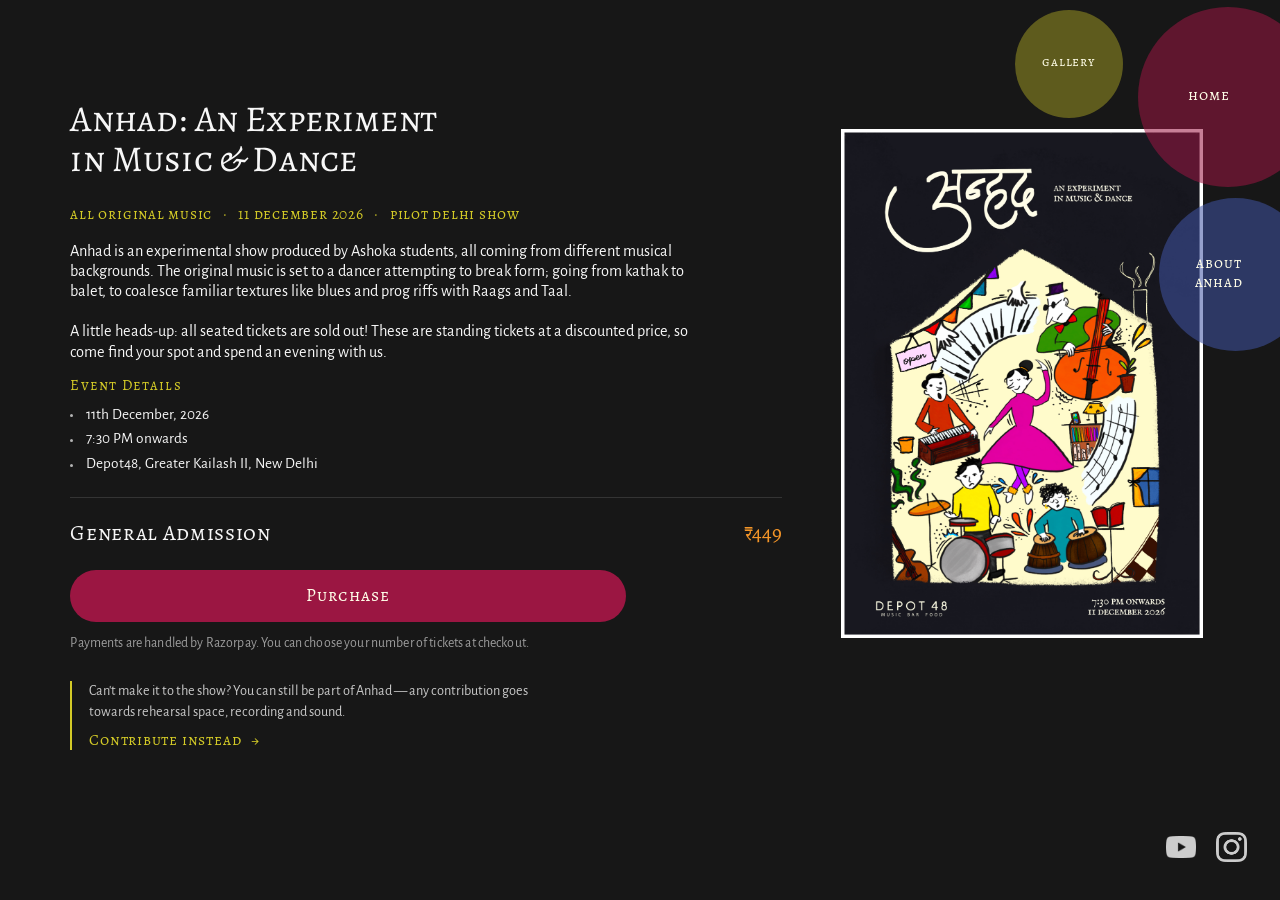
<file: tickets.html>
<!DOCTYPE html>
<html lang="en">
<head>
<meta charset="utf-8">
<meta name="viewport" content="width=device-width, initial-scale=1, viewport-fit=cover">
<meta name="theme-color" content="#171717">
<link rel="icon" type="image/png" sizes="32x32" href="assets/favicon.png">
<link rel="apple-touch-icon" href="assets/favicon.png">
<title>Ticket Counter — Anhad</title>
<meta name="description" content="Tickets for Anhad: An Experiment in Music &amp; Dance — 11 December 2026, Depot48, GK II, New Delhi.">
<meta property="og:title" content="Tickets — Anhad: An Experiment in Music &amp; Dance">
<meta property="og:description" content="11 December 2026, 7:30 PM. Depot48, Greater Kailash II, New Delhi. ₹449.">
<meta property="og:url" content="https://anhad-delhi.github.io/home/tickets.html">
<meta property="og:image" content="https://anhad-delhi.github.io/home/assets/poster.png">
<meta property="og:type" content="website">
<link rel="preconnect" href="https://fonts.googleapis.com">
<link rel="preconnect" href="https://fonts.gstatic.com" crossorigin>
<link href="https://fonts.googleapis.com/css2?family=Alegreya+SC:wght@400;500&family=Alegreya+Sans:wght@400;500&display=swap" rel="stylesheet">

<link rel="stylesheet" href="css/style.css">
</head>
<body class="page--tickets">

  <main class="tickets">

    <div class="tickets__grid">

      <!-- ================= LEFT: the event ================= -->
      <div class="tickets__col">

        <h1 class="tickets__title">Anhad: An Experiment<br>in Music &amp; Dance</h1>

        <p class="tickets__meta">
          <span>all original music</span>
          <span class="meta--date">11 december 2026</span>
          <span>pilot delhi show</span>
        </p>

        <p class="tickets__blurb">Anhad is an experimental show produced by Ashoka students, all coming from different musical backgrounds. The original music is set to a dancer attempting to break form; going from kathak to balet, to coalesce familiar textures like blues and prog riffs with Raags and Taal. </br> </br> A little heads-up: all seated tickets are sold out! These are standing tickets at a discounted price, so come find your spot and spend an evening with us.</p>

        <section class="details">
          <h2 class="details__title">Event Details</h2>
          <ul class="details__list">
            <li>11th December, 2026</li>
            <li>7:30 PM onwards</li>
            <li>Depot48, Greater Kailash II, New Delhi</li>
          </ul>
        </section>

        <section class="order">
          <div class="order__row">
            <p class="order__tier">General Admission</p>
            <p class="order__price">&#8377;449</p>
          </div>

          <!-- POLICIES GO HERE if Razorpay's page doesn't carry them.
               The old .policies CSS is still in the stylesheet:
               <section class="policies">
                 <h2 class="policies__title">Before you book</h2>
                 <ul class="policies__list"> … </ul>
               </section>                                           -->

          <a class="buy" href="https://rzp.io/rzp/st-tickets"
             target="_blank" rel="noopener noreferrer">Purchase</a>

          <p class="pay-note">Payments are handled by Razorpay. You can choose your number of tickets at checkout.</p>

          <aside class="nudge">
            <p class="nudge__text">Can't make it to the show? You can still be part of Anhad — any contribution goes towards rehearsal space, recording and sound.</p>
            <a class="nudge__link" href="fundraiser.html">Contribute instead <span aria-hidden="true">&rarr;</span></a>
          </aside>

        </section>

      </div>

      <!-- ================= RIGHT: the poster ================= -->
      <div class="tickets__col tickets__col--art">
        <img class="tickets__poster" src="assets/about-poster.jpg"
             alt="Anhad poster: musicians and a dancer inside an illustrated house.">
      </div>

    </div>

  </main>

  <nav class="bubbles" aria-label="Site">
    <a class="bubble bubble--home"    href="index.html"><span>home</span></a>
    <a class="bubble bubble--gallery" href="gallery.html"><span>gallery</span></a>
    <a class="bubble bubble--about"   href="about.html"><span>about<br>anhad</span></a>
  </nav>

  <!-- ===== mobile only: display:none above 860px ===== -->

  <div class="scrim" hidden></div>

  <button class="menu-btn" type="button"
          aria-label="Open menu" aria-expanded="false" aria-controls="drawer">
    <span class="menu-btn__bars" aria-hidden="true"></span>
  </button>

  <nav class="drawer" id="drawer" aria-label="Main">
    <ul class="drawer__list">
      <li><a class="drawer__link" href="index.html">Home</a></li>
      <li><a class="drawer__link" href="about.html">About Anhad</a></li>
      <li><a class="drawer__link" href="members.html">Members</a></li>
      <li><a class="drawer__link" href="setlist.html">Set List</a></li>
      <li><a class="drawer__link" href="tickets.html" aria-current="page">Ticket Counter</a></li>
      <li><a class="drawer__link" href="gallery.html">Gallery</a></li>
      <li><a class="drawer__link" href="fundraiser.html">Fundraiser</a></li>
    </ul>
  </nav>

  <nav class="social" aria-label="Anhad on social media">
    <a class="social__link" href="https://www.youtube.com/@anhad-production"
       target="_blank" rel="noopener noreferrer">
      <img src="assets/ytlogo.png" alt="Anhad on YouTube">
    </a>
    <a class="social__link" href="https://www.instagram.com/anhad.production"
       target="_blank" rel="noopener noreferrer">
      <img src="assets/iglogo.png" alt="Anhad on Instagram">
    </a>
  </nav>

<script>
(function () {
  var btn    = document.querySelector('.menu-btn');
  var drawer = document.getElementById('drawer');
  var scrim  = document.querySelector('.scrim');
  if (!btn || !drawer || !scrim) return;

  var links = Array.prototype.slice.call(document.querySelectorAll('#drawer a'));
  var open  = false;

  function setOpen(state) {
    open = state;
    btn.classList.toggle('is-open', state);
    drawer.classList.toggle('is-open', state);
    btn.setAttribute('aria-expanded', state ? 'true' : 'false');
    btn.setAttribute('aria-label', state ? 'Close menu' : 'Open menu');
    document.body.classList.toggle('is-locked', state);

    if (state) {
      scrim.hidden = false;
      requestAnimationFrame(function () { scrim.classList.add('is-on'); });
      links[0].focus();
    } else {
      scrim.classList.remove('is-on');
      setTimeout(function () { if (!open) scrim.hidden = true; }, 400);
    }
  }

  btn.addEventListener('click', function (e) {
    e.stopPropagation();
    setOpen(!open);
    if (!open) btn.focus();
  });

  scrim.addEventListener('click', function () { setOpen(false); btn.focus(); });

  document.addEventListener('keydown', function (e) {
    if (!open) return;
    if (e.key === 'Escape') { setOpen(false); btn.focus(); return; }
    if (e.key !== 'Tab') return;

    var ring  = [btn].concat(links);
    var first = ring[0];
    var last  = ring[ring.length - 1];
    if (e.shiftKey && document.activeElement === first) { e.preventDefault(); last.focus(); }
    else if (!e.shiftKey && document.activeElement === last) { e.preventDefault(); first.focus(); }
  });

  var mq = window.matchMedia('(min-width: 861px)');
  (mq.addEventListener ? mq.addEventListener.bind(mq, 'change') : mq.addListener.bind(mq))(
    function (ev) { if ((ev.matches !== undefined ? ev.matches : mq.matches) && open) setOpen(false); }
  );
})();
</script>

</body>
</html>
</file>
<file: css/style.css>
/* ============================================================
   ANHAD — site stylesheet
   ============================================================ */

/* ---------- tokens ---------- */
:root {
  --ink:      #080303;
  --cream:    #FFFEE8;

  /* space-separated, NOT commas — required by rgb( / ) below */
  --maroon:   155 22 66;     /* #9B1642 */
  --olive:    154 148 36;    /* #9A9424 */
  --blue:      64 84 164;    /* #4054A4 */

  --rest:     0.40;
  --active:   1;

  --ease:     cubic-bezier(.4, 0, .2, 1);
  --speed:    380ms;
}

/* ---------- reset ---------- */
*, *::before, *::after { box-sizing: border-box; }
html { height: 100%; }
body {
  min-height: 100%;
  margin: 0;
  background: var(--ink);
  color: var(--cream);
  font-family: "Alegreya SC", Georgia, serif;
  font-weight: 400;
  -webkit-font-smoothing: antialiased;
}


/* ============================================================
   LANDING PAGE
   ============================================================ */

.page--landing {
  display: grid;
  place-items: center;
  min-height: 100vh;
  padding: 2.5vmin;
  overflow: hidden;
}

.stage {
  position: relative;
  container-type: inline-size;
  width: min(100%, calc((100vh - 5vmin) * 1.42));
  aspect-ratio: 1.42 / 1;
  background: var(--ink);
}

/* clips the photo only — circles can sit outside the frame */
.stage__frame {
  position: absolute;
  inset: 0;
  overflow: hidden;
  z-index: 1;
}

.stage__photo {
  -webkit-mask-image:
    linear-gradient(to right,  transparent 0, #000 4%, #000 94%, transparent 100%),
    linear-gradient(to bottom, transparent 0, #000 4%, #000 94%, transparent 100%);
  -webkit-mask-composite: source-in;
          mask-image:
    linear-gradient(to right,  transparent 0, #000 4%, #000 94%, transparent 100%),
    linear-gradient(to bottom, transparent 0, #000 4%, #000 94%, transparent 100%);
          mask-composite: intersect;
  position: absolute;
  inset: 0;
  width: 100%;
  height: 100%;
  object-fit: cover;
  object-position: 50% 50%;
  display: block;
}

/* ---------- circles: shared behaviour ---------- */
.orb {
  position: absolute;
  z-index: 3;
  aspect-ratio: 1;
  border-radius: 50%;
  transform: translate(-50%, -50%);   /* left/top = CENTRE */
  display: grid;
  place-items: center;
  text-decoration: none;
  color: var(--cream);
  background-color: rgb(var(--hue) / var(--rest));
  transition: background-color var(--speed) var(--ease);
}
.orb:hover,
.orb:focus-visible {
  background-color: rgb(var(--hue) / var(--active));
}
.orb:focus-visible {
  outline: 2px solid var(--cream);
  outline-offset: 6px;
}

.orb__label {
  display: grid;
  place-items: center;
  text-align: center;
}
.orb__text {
  grid-area: 1 / 1;
  transition: opacity var(--speed) var(--ease);
}
.orb__text--hover {
  opacity: 0;
  font-size: 0.72em;
  letter-spacing: 0.03em;
  text-transform: none;
}
.orb:hover .orb__text--rest,
.orb:focus-visible .orb__text--rest { opacity: 0; }
.orb:hover .orb__text--hover,
.orb:focus-visible .orb__text--hover { opacity: 1; }


/* ============================================================
   LANDING — ADJUST POSITIONS HERE
   cqw = percent of the frame's WIDTH.  left/top = CENTRE.
   ============================================================ */

/* ---- LOGO ---- */
.stage__logo {
  position: absolute;
  z-index: 2;
  margin: 0;
  pointer-events: none;
  transform: translate(-50%, -50%);

  left:  47%;      /* → right / ← left  (% of frame width)  */
  top:   50%;      /* ↓ down  / ↑ up    (% of frame height) */
  width: 26cqw;    /* bigger / smaller                      */
}
.stage__logo img { width: 100%; height: auto; display: block; }

/* ---- ABOUT ANHAD (maroon) ---- */
.orb--about {
  --hue: var(--maroon);
  left:      5.5cqw;
  top:       14cqw;
  width:     25cqw;
  font-size: 1.95cqw;
}
.orb--about .orb__label {
  width:          50%;
  line-height:    1.25;
  letter-spacing: 0.06em;
}

/* ---- GALLERY (olive) ---- */
.orb--gallery {
  --hue: var(--olive);
  left:      82.2cqw;
  top:       28.3cqw;
  width:     13cqw;
  font-size: 1.55cqw;
}
.orb--gallery .orb__label {
  width:          65%;
  line-height:    1.25;
  letter-spacing: 0.06em;
}

/* ---- TICKET COUNTER (blue) ---- */
.orb--tickets {
  --hue: var(--blue);
  left:      92cqw;
  top:       50cqw;
  width:     17.8cqw;
  font-size: 1.75cqw;
}
.orb--tickets .orb__label {
  width:          60%;
  line-height:    1.25;
  letter-spacing: 0.06em;
}


/* ============================================================
   ABOUT PAGE — one screen, no scroll
   ============================================================ */

.page--about {
  --paper:  #F7F7F7;
  --note:   #690B0B;

  /* ---- KNOBS ------------------------------------------- */
  --type:     0.76;   /* type scale. 1 = full Figma size.    */
  --head-top: 6vh;    /* space above the heading             */
  /* ------------------------------------------------------- */

  height: 100vh;
  overflow: hidden;
  display: flex;
  flex-direction: column;
  background: #171717;
  color: var(--paper);
  font-family: "Alegreya Sans", system-ui, sans-serif;
  container-type: inline-size;
  margin: 0;
}

/* ---- heading + columns, on the 40-col grid ---- */
.about__head {
  flex: none;
  display: grid;
  grid-template-columns: repeat(40, 1fr);
  padding-top: var(--head-top);
}

.about__title {
  grid-column: 3 / 25;
  font-family: "Alegreya SC", Georgia, serif;
  font-weight: 400;
  font-size: calc(5cqw * var(--type));
  line-height: 1;
  color: var(--paper);
  margin: 0 0 0.55em;
}

.about__col {
  font-family: "Alegreya Sans", system-ui, sans-serif;
  font-weight: 400;
  font-size: calc(1.45cqw * var(--type)); /*font size change*/
  line-height: 1.45;
  text-align: justify;
  text-justify: inter-word;
  color: var(--paper);
  margin: 0;
}
.about__col--left  { grid-column:  3 / 20; }
.about__col--right { grid-column: 22 / 39; }

/* ---- the scatter: takes whatever height is left ---- */
.scatter {
  position: relative;
  flex: 1 1 auto;
  min-height: 0;
  container-type: inline-size;
  margin: 2vh 5.5vw 0;
}

.piece {
  position: absolute;
  padding: 0;
  border: 0;
  background: none;
  cursor: pointer;
  transform-origin: 50% 50%;
  transform: translateY(var(--lift, 0)) rotate(var(--rot, 0deg));
  transition: transform 360ms cubic-bezier(.4,0,.2,1),
              opacity   280ms ease,
              filter    420ms cubic-bezier(.4,0,.2,1);
  filter: drop-shadow(0 6px 18px rgb(0 0 0 / .45));
}
.piece img { width: 100%; height: auto; display: block; }
.piece:focus-visible { outline: 2px solid var(--paper); outline-offset: 8px; }

/* ---- hover lift: the only cue that the pile is clickable -----
   --lift rides inside the existing transform so the rotation
   survives. It does nothing once a piece is open: the JS writes
   el.style.transform directly then, and an inline style beats
   this rule — so the :not(.is-active) guards keep the resting
   pieces still rather than letting them twitch under a card
   that is already up. ---- */
.piece:not(.is-active):hover,
.piece:not(.is-active):focus-visible {
  --lift: -10px;        /* ← how far it rises. more negative = higher */
  filter: drop-shadow(0 14px 26px rgb(0 0 0 / .6));
}

/* while a piece is open, the others stay put */
.scatter:has(.piece.is-active) .piece:not(.is-active):hover { --lift: 0; }

.piece.is-active {
  filter: drop-shadow(0 30px 55px rgb(0 0 0 / .85))
          drop-shadow(0 10px 18px rgb(0 0 0 / .6));
}

/* ---- the comment card ---- */
.note {
  position: fixed;
  z-index: 61;
  width: 280px;
  transform: translateY(-50%) scale(.96);
  opacity: 0;
  pointer-events: none;
  transition: opacity 260ms ease, transform 260ms cubic-bezier(.4,0,.2,1);
  background: var(--note);
  color: var(--paper);
  border-radius: 18px;
  padding: 20px 22px 24px;
  font-family: "Alegreya Sans", system-ui, sans-serif;
}
.note.is-on { opacity: 1; transform: translateY(-50%) scale(1); pointer-events: auto; }

.note__title { margin: 0 0 .7em;  font-size: 1rem;  font-weight: 500; line-height: 1.2; }
.note__body  { margin: 0 0 2.2em; font-size: .9rem; line-height: 1.5; }
.note__meta  { margin: 0;         font-size: .85rem; opacity: .85; }


/* ---- the two text links ---- */
.about__links {
  grid-column: 22 / 36;
  align-self: start;
  margin-top: 6vh;              /* ← vertical position of the pair */
  display: flex;
  flex-direction: column;
  gap: 0.35em;
}
.about__links a {
  display: flex;
  justify-content: space-between;
  align-items: baseline;
  gap: 2em;
  font-family: "Alegreya SC", Georgia, serif;
  font-size: calc(1.75cqw * var(--type));
  color: #F49528;               /* ← send me the real gold */
  text-decoration: none;
  transition: color 220ms ease, transform 220ms ease;
}
.about__links a:hover,
.about__links a:focus-visible {
  color: #E8A445;
  transform: translateX(4px);
}

/* ---- the edge s ---- */
/* ---- the edge bubbles ---- */
.bubbles {
  position: fixed;
  inset: 0;
  z-index: 70;
  pointer-events: none;         /* only the circles are clickable */
}
.bubble {
  position: absolute;
  pointer-events: auto;
  aspect-ratio: 1;
  border-radius: 50%;
  display: grid;
  place-items: center;
  text-align: center;
  line-height: 1.2;
  letter-spacing: 0.06em;
  text-decoration: none;
  color: var(--cream);
  font-family: "Alegreya SC", Georgia, serif;
  background-color: rgb(var(--hue) / var(--bub-rest, 0.55));
  transition: background-color var(--speed) var(--ease);
}
.bubble:hover,
.bubble:focus-visible { background-color: rgb(var(--hue) / 1); }
.bubble:focus-visible { outline: 2px solid var(--cream); outline-offset: 4px; }
.bubble span { display: block; transform: translateX(var(--nudge, 0)); }


/* ============================================================
   S — ADJUST HERE
   All in vh.  right = negative pushes it off the screen edge.
   --nudge shifts the label left so it centres in the VISIBLE part.
   ============================================================ */

.bubble--home {
  --hue: var(--maroon);
  width: 26vh;  top: 1.5vh;  right: -4vh;
  font-size: 3.2vh;  --nudge: -0.8vh;  z-index: 1;
}
.bubble--gallery {
  --hue: var(--olive);
  width: 20vh;  top: 33.5vh;  right: 11.5vh;
  font-size: 2.6vh;  --nudge: 0;  z-index: 2;
}
.bubble--tickets {
  --hue: var(--blue);
  width: 24vh;  top: 76.5vh;  left: -3vh;  right: auto;
  font-size: 2.4vh;  --nudge: 0.6vh;  z-index: 3;
}

/* ============================================================
   ABOUT — SCATTER POSITIONS
   cqw = % of the scatter's WIDTH.  left/top = TOP-LEFT corner.
   ============================================================ */

.piece--cert   { left: 18.9cqw; top:  5.9cqw; width: 16.4cqw; --rot: -11deg; z-index: 1; }
.piece--stage  { left: 31.5cqw; top:  3.75cqw; width: 34.0cqw; --rot:   6deg; z-index: 2; }
.piece--rhythm { left: 53.5cqw; top:  1.5cqw; width: 14.5cqw; --rot:  -1deg; z-index: 3; }
.piece--poster { left: 62.8cqw; top:  5.6cqw; width: 18.3cqw; --rot:   10deg; z-index: 2; }
.piece--card   { left: 30.9cqw; top: 21.5cqw; width:  6.6cqw; --rot:   4deg; z-index: 3; }
.piece--draw   { left: 41cqw; top: 13.7cqw; width: 25.7cqw; --rot: 2.5deg; z-index: 4; }

/* ============================================================
   MEMBERS PAGE
   ============================================================ */

.page--members {
  --paper: #F7F7F7;
  min-height: 100vh;
  margin: 0;
  background: #171717;
  color: var(--paper);
  font-family: "Alegreya Sans", system-ui, sans-serif;
}

.members {
  container-type: inline-size;

  /* ---- KNOBS ------------------------------------------------ */
  --cols:     5;      /* photos per row. 5 = two clean rows of ten. */
  --type:     0.76;   /* type scale, matches the about page         */
  --pad:      5.5vw;  /* side margin, matches .scatter              */
  --col-gap:  3cqw;
  --row-gap:  4.5vh;
  --cap:      31vh;   /* tallest a square may get on a short screen */
  --head-top: 6vh;
  /* ------------------------------------------------------------ */

  /* square edge, derived from --cols. don't hand-edit. */
  --cell: min(
    calc((100cqw - 2 * var(--pad) - (var(--cols) - 1) * var(--col-gap)) / var(--cols)),
    var(--cap)
  );
}

.members__title {
  font-family: "Alegreya SC", Georgia, serif;
  font-weight: 400;
  font-size: calc(5cqw * var(--type));
  line-height: 1;
  color: var(--paper);
  margin: 0 0 4.5vh;
  padding: var(--head-top) var(--pad) 0;
}

/* width cap = exactly --cols per row; a short last row centres */
.members__grid {
  display: flex;
  flex-wrap: wrap;
  justify-content: center;
  column-gap: var(--col-gap);
  row-gap: var(--row-gap);
  width: min(
    calc(100% - 2 * var(--pad)),
    calc(var(--cols) * var(--cell) + (var(--cols) - 1) * var(--col-gap))
  );
  margin: 0 auto;
  padding-bottom: 8vh;
  list-style: none;
}

.member {
  width: var(--cell);
  margin: 0;
}

.member__frame {
  width: 100%;
  aspect-ratio: 1;
  overflow: hidden;
  background: #0d0d0d;
}

.member__frame img {
  width: 100%;
  height: 100%;
  display: block;
  object-fit: cover;
  object-position: var(--focus, 50% 35%);
  filter: grayscale(1) contrast(1.04);
  transition: filter 420ms var(--ease, cubic-bezier(.4,0,.2,1));
}

.member:hover .member__frame img { filter: grayscale(0) contrast(1); }

.member__name {
  margin: 1em 0 0;
  text-align: center;
  font-family: "Alegreya SC", Georgia, serif;
  font-weight: 400;
  text-transform: uppercase;
  letter-spacing: 0.07em;
  line-height: 1.25;
  font-size: calc(1.25cqw * var(--type));
  color: var(--paper);
}

.member__role {
  margin: 0.35em 0 0;
  text-align: center;
  font-family: "Alegreya Sans", system-ui, sans-serif;
  font-size: calc(1.0cqw * var(--type));
  letter-spacing: 0.04em;
  opacity: 0.68;
}

/* keep the edge bubbles off the outer columns on this page */
.page--members .bubble--about   { --hue: 43 141 136; width: 19vh; top: 29vh; right: -5vh; font-size: 2.2vh; --nudge: -1.2vh; }
.page--members .bubble--tickets { --hue: var(--blue); width: 20vh; top: 74.5vh; left: -6vh; font-size: 2.2vh; --nudge: 1.2vh; }

/* teal is light — switch the label to ink at full opacity so it stays legible */
.page--members .bubble--about:hover,
.page--members .bubble--about:focus-visible { color: var(--ink); }

/* ---------- small screens ---------- */
@media (max-width: 860px) {
  .members {
    --cols: 2;
    --pad: 7vw;
    --col-gap: 6cqw;
    --row-gap: 3.5vh;
    --cap: 46vh;
  }
  .members__title { font-size: calc(9cqw * var(--type)); }
  .member__name   { font-size: calc(3.1cqw * var(--type)); }
  .member__role   { font-size: calc(2.6cqw * var(--type)); }
  .page--members .bubble--about,
  .page--members .bubble--tickets { width: 13vh; font-size: 1.9vh; }
}

@media (hover: none) {
  .member:hover .member__frame img { filter: grayscale(1) contrast(1.04); }
}


/* ============================================================
   GALLERY PAGE
   ============================================================ */

.page--gallery {
  --paper: #F7F7F7;
  min-height: 100vh;
  margin: 0;
  background: #171717;
  color: var(--paper);
  font-family: "Alegreya Sans", system-ui, sans-serif;
}

.gallery {
  container-type: inline-size;

  /* ---- KNOBS ------------------------------------------------ */
  --cols:     5;      /* photos per row                          */
  --type:     0.76;   /* type scale, matches about + members     */
  --pad:      5.5vw;  /* side margin                             */
  --gap:      1.2cqw; /* space between squares                   */
  --head-top: 6vh;
  /* ------------------------------------------------------------ */
}

.gallery__title {
  font-family: "Alegreya SC", Georgia, serif;
  font-weight: 400;
  font-size: calc(5cqw * var(--type));
  line-height: 1;
  color: var(--paper);
  margin: 0 0 4.5vh;
  padding: var(--head-top) var(--pad) 0;
}

.gallery__grid {
  display: grid;
  grid-template-columns: repeat(var(--cols), 1fr);
  gap: var(--gap);
  width: calc(100% - 2 * var(--pad));
  margin: 0 auto;
  padding: 0 0 12vh;
  list-style: none;
}

.shot { margin: 0; }

.shot__btn {
  display: block;
  width: 100%;
  aspect-ratio: 1;          /* square in the grid */
  padding: 0;
  border: 0;
  background: #0d0d0d;
  overflow: hidden;
  cursor: zoom-in;
}
.shot__btn img {
  width: 100%;
  height: 100%;
  display: block;
  object-fit: cover;        /* full colour — no grayscale here */
  transition: transform 520ms var(--ease), opacity 400ms ease;
}
.shot__btn:hover img,
.shot__btn:focus-visible img { transform: scale(1.05); }
.shot__btn:focus-visible { outline: 2px solid var(--paper); outline-offset: 3px; }

/* ---------- lightbox ---------- */
.lightbox {
  position: fixed;
  inset: 0;
  z-index: 90;
  display: grid;
  place-items: center;
  background: rgb(8 3 3 / .95);
  opacity: 0;
  pointer-events: none;
  transition: opacity 260ms ease;
}
.lightbox.is-on { opacity: 1; pointer-events: auto; }

.lightbox__img {
  max-width: 92vw;          /* original size, capped to the screen */
  max-height: 88vh;
  width: auto;
  height: auto;
  display: block;
  opacity: 0;
  transition: opacity 260ms ease;
  box-shadow: 0 30px 70px rgb(0 0 0 / .7);
}
.lightbox__img.is-ready { opacity: 1; }

.lightbox__btn {
  position: absolute;
  padding: 0;
  border: 0;
  background: none;
  color: var(--paper);
  font-family: "Alegreya SC", Georgia, serif;
  cursor: pointer;
  opacity: 0.6;
  transition: opacity 220ms ease, transform 220ms ease;
  line-height: 1;
}
.lightbox__btn:hover,
.lightbox__btn:focus-visible { opacity: 1; }
.lightbox__btn:focus-visible { outline: 2px solid var(--paper); outline-offset: 6px; }

.lightbox__close { top: 3.5vh; right: 3.5vw; font-size: 4.5vh; }
.lightbox__prev,
.lightbox__next { top: 50%; transform: translateY(-50%); font-size: 6vh; padding: 2vh 2vw; }
.lightbox__prev { left: 1.5vw; }
.lightbox__next { right: 1.5vw; }
.lightbox__prev:hover { transform: translateY(-50%) translateX(-4px); }
.lightbox__next:hover { transform: translateY(-50%) translateX(4px); }

.lightbox__count {
  position: absolute;
  bottom: 3vh;
  left: 50%;
  transform: translateX(-50%);
  font-family: "Alegreya Sans", system-ui, sans-serif;
  font-size: 1.9vh;
  letter-spacing: 0.1em;
  opacity: 0.55;
}

body.is-locked { overflow: hidden; }

/* ---------- bubbles: smaller + further off-edge, page scrolls ---------- */
.page--gallery .bubble--home    { width: 26vh; top: 1.5vh;  right: -4vh; font-size: 3.2vh; --nudge: -0.8vh; }
.page--gallery .bubble--about   { --hue: var(--olive); width: 17vh; top: 28vh; right: -5.5vh; font-size: 2.1vh; --nudge: -1.3vh; }
.page--gallery .bubble--tickets { width: 18vh; top: 76vh;  left: -6vh;  font-size: 2.1vh; --nudge: 1.4vh; }

/* ---------- small screens ---------- */
@media (max-width: 860px) {
  .gallery {
    --cols: 2;
    --pad: 6vw;
    --gap: 2.5cqw;
  }
  .gallery__title { font-size: calc(9cqw * var(--type)); }
  .lightbox__prev, .lightbox__next { font-size: 4vh; padding: 2vh 3vw; }
  .page--gallery .bubble--home,
  .page--gallery .bubble--about,
  .page--gallery .bubble--tickets { width: 12vh; font-size: 1.7vh; }
}

@media (prefers-reduced-motion: reduce) {
  .shot__btn:hover img, .shot__btn:focus-visible img { transform: none; }
}

/* ---- SWITCH: bubbles scroll away instead of staying fixed ----
   Uncomment these two rules to try it.
.page--gallery .bubbles { position: absolute; height: 100vh; }
.page--gallery { position: relative; }
*/



/* ============================================================
   SET LIST PAGE
   ============================================================ */

.page--setlist {
  --paper-ink: #1A1613;
  --head-top:  5vh;
  --text-right: 1.5cqw;    /* 0 = flush with the timestamps */
  --type:      1;      /* overall scale knob */

  min-height: 100vh;
  margin: 0;
  background: #EDE4D3 url("../assets/web/setlist.jpg") center / cover no-repeat fixed;
  color: var(--paper-ink);
  font-family: "Helvetica Neue", Helvetica, Arial, sans-serif;
}

.setlist {
  container-type: inline-size;
  min-height: 100vh;
  padding: var(--head-top) 7vw 10vh;
}

/* ---- the stylised title image ---- */
.setlist__title {
  margin: 0 auto 5vh;
  width: min(34cqw, 420px);
}
.setlist__title img { width: 100%; height: auto; display: block; }

.setlist__list {
  list-style: none;
  margin: 0 auto;
  padding: 0;
  width: min(100%, 1100px);
}

/* ---- one piece ---- */
.track { margin: 0 0 calc(1cqw * var(--type)); }

.track__btn {
  display: grid;
  grid-template-columns: calc(4cqw * var(--type)) auto 1fr auto;
  align-items: baseline;
  column-gap: calc(0.9cqw * var(--type));
  width: 100%;
  padding: 0;
  border: 0;
  background: none;
  color: inherit;
  font: inherit;
  text-align: left;
  cursor: pointer;
}
.track__btn:focus-visible { outline: 2px solid var(--paper-ink); outline-offset: 6px; }

.track__num {
  justify-self: end;
  font-size: calc(2.45cqw * var(--type));
  letter-spacing: -0.0005em;
}

.track__name {
  font-size: calc(2.45cqw * var(--type));
  text-transform: uppercase;
  letter-spacing: 0.01em;
  white-space: nowrap;
}

/* the dot leader — shrinks to nothing as the row opens */
.track__dots {
  align-self: end;
  height: calc(2.45cqw * var(--type));
  margin: 0 calc(0.6cqw * var(--type));
  background-image: radial-gradient(circle, var(--paper-ink) 1px, transparent 1.3px);
  background-position: bottom;
  background-size: calc(0.62cqw * var(--type)) calc(0.62cqw * var(--type));
  background-repeat: repeat-x;
  transition: opacity 320ms var(--ease);
}

.track__time {
  font-size: calc(2.45cqw * var(--type));
  font-variant-numeric: tabular-nums;
  letter-spacing: 0.01em;
}

/* ---- the body, hidden until opened ---- */
.track__body {
  display: grid;
  grid-template-rows: 0fr;            /* animates to 1fr */
  transition: grid-template-rows 420ms var(--ease);
}
.track__inner { overflow: hidden; }

.track__text {
  margin: calc(1.1cqw * var(--type)) 0 0;
  padding: 0 var(--text-right, 0cqw) calc(1.4cqw * var(--type)) calc(5.4cqw * var(--type));
  font-size: calc(1.5cqw * var(--type));
  line-height: 1;
  text-transform: uppercase;
  letter-spacing: 0.0005em;
  max-width: none;
}

/* full-width rule under an open row */
.track__rule {
  height: 0;
  margin-left: calc(5.4cqw * var(--type));
  margin-right: var(--text-right, 0cqw);
  background-image: radial-gradient(circle, var(--paper-ink) 1px, transparent 1.3px);
  background-size: calc(0.62cqw * var(--type)) calc(0.62cqw * var(--type));
  background-repeat: repeat-x;
  opacity: 0;
  transition: opacity 320ms var(--ease);
}

/* ---- open state ---- */
.track.is-open .track__body  { grid-template-rows: 1fr; }
.track.is-open .track__dots  { opacity: 0; }
.track.is-open .track__rule  { height: 3px; opacity: 1; }


/* ---- the one way out ---- */
.setlist__back {
  position: fixed;
  left: 3vw;
  bottom: 3vh;
  font-family: "Alegreya SC", Georgia, serif;
  font-size: 2.2vh;
  letter-spacing: 0.06em;
  color: var(--paper-ink);
  text-decoration: none;
  opacity: 0.55;
  transition: opacity 220ms ease, transform 220ms ease;
}
.setlist__back:hover,
.setlist__back:focus-visible { opacity: 1; transform: translateX(-3px); }

/* ---------- small screens ---------- */
@media (max-width: 860px) {
  .page--setlist { background-attachment: scroll; }
  .setlist { padding: 4vh 6vw 12vh; }
  .setlist__title { width: min(62cqw, 320px); }
  .track__btn { grid-template-columns: calc(8cqw * var(--type)) auto 1fr auto; }
  .track__num, .track__name, .track__time { font-size: calc(4.4cqw * var(--type)); }
  .track__name { white-space: normal; }
  .track__text {
    font-size: calc(2.9cqw * var(--type));
    padding-left: calc(10cqw * var(--type));
    max-width: 100%;
  }
  .track__rule { margin-left: calc(10cqw * var(--type)); }
  .track__dots, .track__rule { background-size: calc(1.5cqw * var(--type)) calc(1.5cqw * var(--type)); }
}

@media (prefers-reduced-motion: reduce) {
  .track__body, .track__dots, .track__rule { transition: none; }
}


/* ============================================================
   TICKETS PAGE
   ============================================================ */

.page--tickets {
  --paper: #F7F7F7;
  --gold:  #D3CA27;   /* the meta line + section labels */
  --orange:#F49528;   /* the price */
  --line:  #343434;
  --muted: #9C9C9C;

  position: relative;
  min-height: 100vh;
  margin: 0;
  background: #171717;
  color: var(--paper);
  font-family: "Alegreya Sans", system-ui, sans-serif;
}

.tickets {
  container-type: inline-size;

  /* ---- KNOBS ------------------------------------------------ */
  --type:       0.76;  /* master type scale, matches other pages  */
  --pad:        5.5vw; /* LEFT margin                             */
  --pad-r:      5.5vw; /* RIGHT margin                            */
  --head-top:   11vh;  /* space above the title                   */
  --col-gap:      4vw; /* channel between text and poster         */
  --art-w:        33%; /* poster column width                     */

  /* ---- vertical rhythm — raise any to loosen ---------------- */
  --after-title: 0.70em;
  --after-meta:  1.10em;
  --after-blurb: 0.90em;
  --after-det:   1.25em;
  --lead:        1.23;
  /* ------------------------------------------------------------ */

  min-height: 100vh;
  padding: var(--head-top) var(--pad-r) 8vh var(--pad);
}

/* ---- two columns: event left, poster right ---- */
.tickets__grid {
  display: grid;
  grid-template-columns: minmax(0, 1fr) var(--art-w);
  column-gap: var(--col-gap);
  align-items: start;

  /* cqw, not vw: the left column scales with the page the way the
     title does, so the proportions hold at any window width. The
     px bounds stop it collapsing on a laptop or ballooning on an
     external monitor. */
  font-size: clamp(14px, 1.28cqw, 21px);
  line-height: var(--lead);
}
.tickets__col { min-width: 0; }

/* ---- the title ---- */
.tickets__title {
  font-family: "Alegreya SC", Georgia, serif;
  font-weight: 400;
  font-size: calc(4.2cqw * var(--type));
  line-height: 1.1;
  letter-spacing: 0.005em;
  color: var(--paper);
  margin: 0 0 var(--after-title);
}

/* ---- the meta line ---- */
.tickets__meta {
  display: flex;
  flex-wrap: wrap;
  align-items: baseline;
  gap: 0.25em 0.7em;
  margin: 0 0 var(--after-meta);
  font-family: "Alegreya SC", Georgia, serif;
  font-size: 1.05em;
  letter-spacing: 0.05em;
  line-height: 1.3;
  color: var(--gold);
}
.tickets__meta span + span::before {
  content: "\00B7";
  margin-right: 0.7em;
  opacity: .7;
}

/* ---- the blurb ---- */
.tickets__blurb {
  margin: 0 0 var(--after-blurb);
  max-width: 38em;
  font-size: 1.12em;
  line-height: var(--lead);
}

/* ---- event details ---- */
.details { margin: 0 0 var(--after-det); }

.details__title {
  margin: 0 0 .6em;
  font-family: "Alegreya SC", Georgia, serif;
  font-weight: 400;
  font-size: 1.02em;
  letter-spacing: 0.08em;
  color: var(--gold);
}

.details__list {
  /* ---- KNOBS ---- */
  --bullet:  3px;     /* dot diameter                 */
  --hang:    1.05em;  /* hanging indent               */
  --det-gap: .18em;   /* between rows                 */
  /* --------------- */
  margin: 0;
  padding: 0;
  list-style: none;
  font-size: 1.05em;
  line-height: 1.45;
}
.details__list li {
  position: relative;
  margin: 0 0 var(--det-gap);
  padding-left: var(--hang);
}
.details__list li::before {
  content: "";
  position: absolute;
  left: 0;
  top: .66em;
  width:  var(--bullet);
  height: var(--bullet);
  border-radius: 50%;
  background: var(--paper);
  opacity: .7;
}

/* ---- the order block ---- */
.order {
  /* ---- KNOBS ---- */
  --rule-gap: 1.5em;   /* above AND below the hairline  */
  --btn-gap:  1.3em;   /* above the purchase button     */
  --rule-w:   100%;    /* where the hairline ends       */
  --btn-w:    78%;     /* where the button ends         */
  /* --------------- */
  margin-top: var(--rule-gap);
  padding-top: var(--rule-gap);
  border-top: 1px solid var(--line);
  max-width: none;     /* the two knobs above decide width now */
  width: var(--rule-w);
}

.order__row {
  display: flex;
  align-items: baseline;
  justify-content: space-between;
  gap: 2em;
}
.order__tier {
  margin: 0;
  font-family: "Alegreya SC", Georgia, serif;
  font-size: 1.5em;
  letter-spacing: 0.03em;
  line-height: 1.2;
}
.order__price {
  margin: 0;
  font-family: "Alegreya SC", Georgia, serif;
  font-size: 1.5em;
  font-variant-numeric: tabular-nums;
  line-height: 1.2;
  color: var(--orange);
}

/* ---- the purchase button: flat, dims on press -------------- */
.buy {
  /* ---- KNOBS ---- */
  --btn-h: 52px;   /* button height                      */
  --press: 0.55;   /* opacity while held down            */
  --hover: 0.86;   /* opacity on hover                   */
  /* --------------- */

  display: flex;
  align-items: center;
  justify-content: center;    /* label centred — no price to oppose it */
  width: var(--btn-w);
  min-height: var(--btn-h);
  margin: var(--btn-gap) 0 0;
  padding: 0 1.9em;
  border: 0;
  border-radius: 999px;
  background: rgb(var(--maroon));
  color: var(--cream);
  font-family: "Alegreya SC", Georgia, serif;
  font-size: 1.22em;
  letter-spacing: 0.07em;
  line-height: 1;
  text-align: center;
  text-decoration: none;
  cursor: pointer;
  transition: opacity var(--speed) var(--ease);
}

.buy:hover,
.buy:focus-visible { opacity: var(--hover); }
.buy:active        { opacity: var(--press); }
.buy:focus-visible { outline: 2px solid var(--cream); outline-offset: 4px; }

/* the processor note sits with the button it describes */
.pay-note {
  /* ---- KNOBS ---- */
  --note-w: 100%;   /* raise if it still wraps */
  /* --------------- */
  width: var(--note-w);
  max-width: none;
  margin: .9em 0 0;
  font-size: .95em;
  line-height: 1.4;
  letter-spacing: 0.01em;
  color: var(--muted);
}

/* ---- the contribute nudge -----------------------------------
   Sits under the purchase button because that is where the two
   decisions live: just didn't buy, or just did and feels warm.
   The left rule in the olive-gold ties it to the meta line and
   EVENT DETAILS, so it reads as part of the page rather than
   a banner bolted on. ---- */
.nudge {
  /* ---- KNOBS ---- */
  --nudge-gap:  1.9em;   /* space above the whole block    */
  --bar:        2px;     /* left rule weight. 0 removes it */
  --bar-pad:    1.15em;  /* rule → text                    */
  /* --------------- */

  width: var(--btn-w);
  margin: var(--nudge-gap) 0 0;
  padding-left: var(--bar-pad);
  border-left: var(--bar) solid var(--gold);
}

.nudge__text {
  margin: 0 0 .5em;
  max-width: 32em;
  font-size: .98em;
  line-height: 1.45;
  color: #C9C9C9;
}

.nudge__link {
  display: inline-block;
  font-family: "Alegreya SC", Georgia, serif;
  font-size: 1.08em;
  letter-spacing: 0.05em;
  color: var(--gold);
  text-decoration: none;
  transition: opacity 220ms var(--ease), transform 220ms var(--ease);
}
.nudge__link span { display: inline-block; margin-left: .35em; }

.nudge__link:hover,
.nudge__link:focus-visible { opacity: .78; transform: translateX(3px); }
.nudge__link:focus-visible { outline: 2px solid var(--gold); outline-offset: 4px; }

/* ---- the poster ---- */
.tickets__col--art {
  /* ---- KNOBS ---- */
  --frame:     0px;     /* hairline border width — 0 removes it   */
  --frame-pad: 0.55vw;  /* mat between border and image           */
  --art-top:   2.5vh;   /* nudge the whole frame down             */
  /* --------------- */
  margin-top: var(--art-top);
  padding: var(--frame-pad);
  border: var(--frame) solid rgb(255 255 255 / .5);
}
.tickets__poster {
  width: 100%;
  height: auto;
  display: block;
}

@media (hover: none) {
  .buy:hover { opacity: 1; }
  .nudge__link:hover { opacity: 1; transform: none; }
}
@media (prefers-reduced-motion: reduce) {
  .buy { transition: none; }
  .nudge__link { transition: none; }
  .nudge__link:hover { transform: none; }
}


/* ============================================================
   TICKETS — BUBBLES. ADJUST HERE.
   All in vh. Negative right/left pushes the circle off the edge.
   --nudge shifts the label so it centres in the VISIBLE crescent;
   the rule of thumb is half the overhang, negated.

   NOTE: vh means these do NOT shrink on a wide, short window —
   they only track height. If they still look big, lower the
   widths here rather than the font sizes.
   ============================================================ */

/* HOME — maroon, top right, bleeding off the edge */
.page--tickets .bubble--home {
  --hue: var(--maroon);
  width: 20vh;  top: 0.8vh;  right: -4.2vh;  left: auto;
  font-size: 1.75vh;  --nudge: -2.1vh;  z-index: 1;
}

/* GALLERY — olive, tucked inside, left of HOME */
.page--tickets .bubble--gallery {
  --hue: var(--olive);
  width: 12vh;  top: 1.1vh;  right: 17.5vh;  left: auto;
  font-size: 1.5vh;  --nudge: 0;  z-index: 2;
}

/* ABOUT ANHAD — blue, directly under HOME on the right edge.
   HOME is 20vh tall from 0.8vh, so it ends at 20.8vh. --about-gap
   is the air between them; raise it if the two circles kiss. */
.page--tickets .bubble--about {
  --hue: var(--blue);
  --about-gap: 1.2vh;
  width: 17vh;
  top: calc(0.8vh + 20vh + var(--about-gap));   /* = 22vh */
  right: -3.5vh;
  left: auto;
  font-size: 1.7vh;
  --nudge: -1.8vh;   /* label centres in the visible crescent */
  z-index: 2;
}

/* olive is light — ink label at full opacity so it stays legible */
.page--tickets .bubble--gallery:hover,
.page--tickets .bubble--gallery:focus-visible { color: var(--ink); }

/* Alegreya SC's line box is taller than its caps, so grid centring
   leaves short labels sitting low. --lift raises the glyphs to the
   optical centre. Positive = up. */
.page--tickets .bubble span {
  transform: translate(var(--nudge, 0), var(--lift, -0.12em));
}


/* ============================================================
   TICKETS — MOBILE
   One column, no poster, drawer nav.
   Every value here is measured off the phone mockup. Desktop
   is untouched: all of it sits behind .page--tickets inside
   the breakpoint.
   ============================================================ */

@media (max-width: 860px) {

  .page--tickets {
    /* ---- nav knobs — keep in sync with .page--landing --------- */
    --panel:    max(50.6vw, 188px);
    --veil:     0.86;
    --edge-x:   4.1vw;
    --panel-x:  5vw;
    --edge-y:   3.1vh;
    --bar-w:    22px;
    --bar-h:    2px;
    --bar-gap:  6px;
    --nav-top:  7.6vh;
    --link:     clamp(16px, 5vw, 22px);
    --row:      1.72;
  }

  .tickets {
    /* ---- page knobs ------------------------------------------- */
    --pad:       9.5vw;   /* THE left margin. Everything sits on it */
    --pad-r:       8vw;   /* right margin — bubbles are gone        */
    --head-top:    7vh;   /* viewport top → title                   */

    /* ---- type ------------------------------------------------- */
    --t-title:   clamp(32px, 10.3vw, 48px);
    --t-meta:    clamp(10px,  3.3vw, 15px);
    --t-body:    clamp(15px,  4.1vw, 18px);  /* blurb + bullets     */
    --t-label:   clamp(12px,  3.6vw, 15px);  /* EVENT DETAILS       */
    --t-tier:    clamp(16px,  4.9vw, 21px);  /* GA + ₹499           */
    --note-size: 12px;    /* the razorpay line                      */

    /* ---- vertical rhythm, in px off the mockup ----------------- */
    --g-title:   43px;    /* title → gold line                      */
    --g-meta:    28px;    /* gold line → blurb                      */
    --g-blurb:   30px;    /* blurb → EVENT DETAILS                  */
    --g-label:   23px;    /* EVENT DETAILS → first bullet           */
    --g-rule-up: 47px;    /* last bullet → hairline                 */
    --g-rule-dn: 41px;    /* hairline → GENERAL ADMISSION           */
    --g-btn:     30px;    /* GENERAL ADMISSION → button             */
    --g-note:    15px;    /* button → razorpay line                 */
    /* ------------------------------------------------------------ */

    padding: calc(var(--head-top) + env(safe-area-inset-top, 0px))
             var(--pad-r)
             calc(14vh + env(safe-area-inset-bottom, 0px))
             var(--pad);
  }

  /* ---- one column, and a real base size. The desktop grid is
          sized in cqw, which collapses to the 14px floor on a
          phone and would shrink every em below it. ---- */
  .page--tickets .tickets__grid {
    display: block;
    font-size: 16px;
  }

  /* ---- no poster on phones ---- */
  .page--tickets .tickets__col--art { display: none; }

  /* ---- title ---- */
  .page--tickets .tickets__title {
    font-size: var(--t-title);
    line-height: 1.05;
    letter-spacing: 0;
    margin: 0 0 var(--g-title);
  }

  /* ---- the gold line: date is hidden, the other two hold one line ---- */
  .page--tickets .tickets__meta {
    flex-wrap: nowrap;
    font-size: var(--t-meta);
    line-height: 1.3;
    letter-spacing: 0.035em;
    gap: 0 0.5em;
    margin: 0 0 var(--g-meta);
  }
  .page--tickets .tickets__meta span { white-space: nowrap; }
  .page--tickets .tickets__meta span + span::before { margin-right: 0.5em; }

  /* the date is already in EVENT DETAILS below — on a phone the
     meta line repeating it is just noise in a narrow column */
  .page--tickets .meta--date { display: none; }
   
  /* ---- blurb ---- */
  .page--tickets .tickets__blurb {
    font-size: var(--t-body);
    line-height: 1.45;
    max-width: none;
    margin: 0 0 var(--g-blurb);
  }

  /* ---- event details ---- */
  .page--tickets .details { margin: 0; }

  .page--tickets .details__title {
    font-size: var(--t-label);
    letter-spacing: 0.07em;
    margin: 0 0 var(--g-label);
  }

  .page--tickets .details__list {
    --det-gap: 0;         /* line-height alone sets the rhythm */
    --hang: 1.15em;
    font-size: var(--t-body);
    line-height: 1.45;
  }
  .page--tickets .details__list li::before { top: .62em; }

  /* ---- the hairline + order block.
          Two separate knobs here, not one --rule-gap: the margin
          above the rule and the padding below it are different
          sizes in the mockup. ---- */
  .page--tickets .order {
    --btn-w: 100%;
    width: 100%;
    margin-top:  var(--g-rule-up);
    padding-top: var(--g-rule-dn);
  }

  .page--tickets .order__tier,
  .page--tickets .order__price {
    font-size: var(--t-tier);
    line-height: 1.2;
  }

  /* ---- the button ---- */
  .page--tickets .buy {
    --btn-h: 48px;        /* 44px tap-target floor; mockup is ~36 */
    justify-content: flex-start;   /* mockup is left-aligned */
    padding: 0 1.45em;
    margin-top: var(--g-btn);
    font-size: clamp(15px, 4.4vw, 19px);
    letter-spacing: 0.08em;
  }

  /* ---- razorpay note ---- */
  .page--tickets .pay-note {
    width: 100%;
    font-size: var(--note-size);
    line-height: 1.4;
    margin-top: var(--g-note);
  }

  /* ---- the contribute nudge ---- */
  .page--tickets .nudge {
    --nudge-gap: 34px;
    --bar-pad:   0.95em;
    width: 100%;
  }
  .page--tickets .nudge__text {
    font-size: clamp(13px, 3.7vw, 16px);
    max-width: none;
  }
  .page--tickets .nudge__link {
    font-size: clamp(14px, 4vw, 17px);
    padding: 6px 0;      /* tap target — a text link is ~17px tall */
  }

  /* ---- the desktop furniture is gone ---- */
  .page--tickets .bubbles { display: none; }
}

/* ============================================================
   LANDING — MOBILE
   The orbs are replaced wholesale by a stylised hamburger
   and a right-hand drawer. Desktop is untouched.
   ============================================================ */

/* the three new elements don't exist above the breakpoint */
.menu-btn,
.drawer,
.scrim { display: none; }

@media (max-width: 860px) {

  .page--landing {
    /* ---- KNOBS ------------------------------------------------ */
    --panel:    max(50.6vw, 188px); /* drawer width                */
    --veil:     0.86;    /* drawer maroon opacity over the photo   */
    --edge-x:   4.1vw;   /* bars inset from the screen's right     */
    --panel-x:  5vw;     /* bars + links inset inside the panel    */
    --edge-y:   2.7vh;   /* bars inset from the top                */
    --bar-w:    22px;    /* hamburger bar width                    */
    --bar-h:    2px;     /* hamburger bar thickness                */
    --bar-gap:  6px;     /* gap between bars                       */
    --nav-top:  7.6vh;   /* top of the first link                  */
    --link:     clamp(16px, 5vw, 22px);  /* top-level link size    */
    --sub:      0.88;    /* sub-item size, as a fraction of --link */
    --indent:   8.9vw;   /* Members / Set List indent              */
    --row:      1.72;    /* line-height = vertical rhythm          */
    --logo-w:   62cqw;   /* logo width (cqw = % of the stage)      */
    --logo-y:   22%;     /* logo centre, from the top              */
    --focus:    50% 50%; /* herophone.jpg crop                     */
    /* ------------------------------------------------------------ */

    padding: 0;
  }

  /* ---- full-bleed stage: drop the 1.42 lock and the edge fades ---- */
  .page--landing .stage {
    width: 100%;
    height: 100vh;
    height: 100dvh;
    aspect-ratio: auto;
  }

  .page--landing .stage__photo {
    -webkit-mask-image: none;
            mask-image: none;
    object-position: var(--focus);
  }

  .page--landing .stage__logo {
    left:  50%;
    top:   var(--logo-y);
    width: var(--logo-w);
  }

  /* ---- the orbs are gone ---- */
  .page--landing .orb { display: none; }

  /* ---- hamburger ---- */
  .menu-btn {
    display: block;
    position: fixed;
    z-index: 60;
    top:   calc(var(--edge-y) + env(safe-area-inset-top, 0px));
    right: calc(var(--edge-x) + env(safe-area-inset-right, 0px));
    width:  var(--bar-w);
    height: calc(var(--bar-h) * 3 + var(--bar-gap) * 2);
    padding: 0;
    border: 0;
    background: none;
    cursor: pointer;
    opacity: 0.95;
    -webkit-tap-highlight-color: transparent;
    transition: transform var(--speed) var(--ease);
  }
  /* invisible 52×44 tap target without changing the box */
  .menu-btn::after {
    content: "";
    position: absolute;
    top: 50%; left: 50%;
    width: 52px; height: 44px;
    transform: translate(-50%, -50%);
  }
  .menu-btn:focus-visible { outline: 2px solid var(--cream); outline-offset: 8px; }

  .menu-btn__bars,
  .menu-btn__bars::before,
  .menu-btn__bars::after {
    display: block;
    width: 100%;
    height: var(--bar-h);
    background: var(--cream);
  }
  .menu-btn__bars {
    position: relative;
    margin-top: calc(var(--bar-h) + var(--bar-gap));
  }
  .menu-btn__bars::before,
  .menu-btn__bars::after {
    content: "";
    position: absolute;
    left: 0;
  }
  .menu-btn__bars::before { top: calc(-1 * (var(--bar-h) + var(--bar-gap))); }
  .menu-btn__bars::after  { top: calc(      var(--bar-h) + var(--bar-gap));  }

  /* when the panel opens, the bars ride in to sit flush with the links */
  .menu-btn.is-open {
    transform: translateX(
      calc(-1 * (var(--panel) - var(--edge-x) - var(--panel-x) - var(--bar-w)))
    );
  }

  /* ---- drawer ---- */
  .drawer {
    display: block;
    position: fixed;
    z-index: 50;
    top: 0;
    right: 0;
    width: var(--panel);
    height: 100vh;
    height: 100dvh;
    background: rgb(var(--maroon) / var(--veil));
    visibility: hidden;
    transform: translateX(100%);
    transition: transform  var(--speed) var(--ease),
                visibility 0s linear var(--speed);
    overflow-y: auto;
    overscroll-behavior: contain;
    -webkit-overflow-scrolling: touch;
  }
  .drawer.is-open {
    visibility: visible;
    transform: translateX(0);
    transition: transform var(--speed) var(--ease), visibility 0s;
  }

  .drawer__list {
    margin: 0;
    padding: 0;
    list-style: none;
  }

  /* flat list — every page is a peer. --item-gap adds air between
     rows on top of line-height; 0 keeps the original rhythm. */
  .drawer__list > li + li { margin-top: var(--item-gap, 0); }
  .drawer__list {
    padding: calc(var(--nav-top) + env(safe-area-inset-top, 0px))
             var(--panel-x)
             calc(6vh + env(safe-area-inset-bottom, 0px));
  }

  .drawer__link {
    display: block;
    font-family: "Alegreya SC", Georgia, serif;
    font-weight: 400;
    font-size: var(--link);
    line-height: var(--row);
    letter-spacing: 0.02em;
    color: var(--cream);
    text-decoration: none;
    white-space: nowrap;
    transition: opacity 200ms var(--ease), transform 200ms var(--ease);
  }

  .drawer__link:active        { opacity: 0.6; transform: translateX(2px); }
  .drawer__link:focus-visible { outline: 2px solid var(--cream); outline-offset: 3px; }

  /* ---- scrim ---- */
  .scrim {
    display: block;
    position: fixed;
    inset: 0;
    z-index: 45;
    background: rgb(8 3 3 / 0.45);
    opacity: 0;
    pointer-events: none;
    transition: opacity var(--speed) var(--ease);
  }
  .scrim.is-on { opacity: 1; pointer-events: auto; }
  .scrim[hidden] { display: none; }
}

@media (max-width: 860px) and (prefers-reduced-motion: reduce) {
  .menu-btn,
  .drawer,
  .scrim,
  .drawer__link { transition: none; }
}


/* ============================================================
   ABOUT — MOBILE
   One scrolling column; the pile becomes decoration at the foot.
   Desktop is untouched.
   ============================================================ */

@media (max-width: 860px) {

  .page--about {
    /* ---- nav knobs — same values as .page--landing ------------ */
    /* duplicated rather than hoisted, so the landing page can't    */
    /* be affected. Keep the two sets in sync by hand.              */
    --panel:    max(50.6vw, 188px);
    --veil:     0.86;
    --edge-x:   4.1vw;
    --panel-x:  5vw;
    --edge-y:   3.1vh;
    --bar-w:    22px;
    --bar-h:    2px;
    --bar-gap:  6px;
    --nav-top:  7.6vh;
    --link:     clamp(16px, 5vw, 22px);
    --sub:      0.88;
    --indent:   8.9vw;
    --row:      1.72;

    /* ---- page knobs ------------------------------------------- */
    --pad:        8vw;    /* side margin for all text              */
    --head-top:   5.2vh;  /* space above the title                 */
    --title:      clamp(34px, 11vw, 54px);
    --body:       clamp(15px, 4vw, 19px);
    --leading:    1.45;
    --links-size: clamp(14px, 4.1vw, 19px);
    --links-gap:  10vw;   /* space above the two gold links        */
    --pile-gap:   9vw;    /* space above the pile                  */
    --pile-h:     58vw;   /* pile height — it clips at this line   */
    /* ------------------------------------------------------------ */

    /* the page scrolls now, so it must NOT be a containment root:
       container-type implies contain:layout, which would make body
       the containing block for the fixed hamburger and drawer.
       Safe only because every cqw below is overridden. */
    container-type: normal;

    display: block;
    height: auto;
    min-height: 100vh;
    min-height: 100dvh;
    overflow: visible;
  }

  /* ---- head: drop the 40-col grid, stack everything ---- */
  .page--about .about__head {
    display: block;
    padding: calc(var(--head-top) + env(safe-area-inset-top, 0px))
             var(--pad) 0;
  }

  .page--about .about__title {
    font-size: var(--title);
    margin: 0 0 0.5em;
  }

  .page--about .about__col--left {
    font-size: var(--body);
    line-height: var(--leading);
    -webkit-hyphens: auto;
            hyphens: auto;   /* ← set text-align:left instead if you'd
                                   rather drop justification entirely */
  }

  .page--about .about__links {
    margin-top: var(--links-gap);
    gap: 0.3em;
  }
  .page--about .about__links a {
    font-size: var(--links-size);
    gap: 1.5em;
  }

  /* ---- the pile: full-bleed, clipped, decoration only ---- */
  .page--about .scatter {
    margin: var(--pile-gap) 0 0;
    height: var(--pile-h);
    flex: none;
    overflow: hidden;        /* clips the bleed, left / right / bottom */
  }

  .page--about .piece,
  .page--about .piece.is-active {
    pointer-events: none;
    cursor: default;
    transition: none;
    filter: drop-shadow(0 4px 12px rgb(0 0 0 / .45));
  }

  /* ---- PILE POSITIONS — ADJUST HERE ----------------------------
     This is the DESKTOP composition, rescaled to fill the phone:
         left  = 3 + (desktop_left - 18.9) * 1.5
         top   =     (desktop_top  -  1.5) * 1.5
         width =      desktop_width        * 1.5
     18.9 / 1.5 is the left edge and width of the desktop pile's
     bounding box; the 3 is the left gutter. Rotations and z-order
     are the desktop values verbatim, so the overlaps stack the
     same way. Change a desktop piece and rerun the three lines.

     cqw = % of the scatter's width (= 100vw, it's full-bleed).
     left / top = TOP-LEFT corner.
     --------------------------------------------------------------- */
  .page--about .piece--cert   { left:  3.0cqw; top:  6.6cqw; width: 24.6cqw; --rot: -11deg;  z-index: 1; }
  .page--about .piece--stage  { left: 21.9cqw; top:  3.4cqw; width: 51.0cqw; --rot:   6deg;  z-index: 2; }
  .page--about .piece--rhythm { left: 54.9cqw; top:    0cqw; width: 21.8cqw; --rot:  -1deg;  z-index: 3; }
  .page--about .piece--poster { left: 68.9cqw; top:  6.2cqw; width: 27.5cqw; --rot:  10deg;  z-index: 2; }
  .page--about .piece--card   { left: 21.0cqw; top: 30.0cqw; width:  9.9cqw; --rot:   4deg;  z-index: 3; }
  .page--about .piece--draw   { left: 36.2cqw; top: 18.3cqw; width: 38.6cqw; --rot: 2.5deg;  z-index: 4; }

  /* ---- the desktop furniture is gone ---- */
  .page--about .note    { display: none; }
  .page--about .bubbles { display: none; }

  /* ---- drawer: mark the page you're on ---- */
  .drawer__link[aria-current="page"] { opacity: 0.55; }
}

/* no sticky :hover on touch */
@media (max-width: 860px) and (hover: none) {
  .page--about .about__links a:hover { transform: none; color: #F49528; }
}

/* ============================================================
   MEMBERS — MOBILE
   One per row, flush to a single left margin, full colour.
   Desktop untouched.
   Must sit AFTER the stock members media queries — several of
   these win on source order, not specificity.
   ============================================================ */

@media (max-width: 860px) {

  .page--members {
    /* ---- nav knobs — keep in sync with .page--landing --------- */
    --panel:    max(50.6vw, 188px);
    --veil:     0.86;
    --edge-x:   4.1vw;
    --panel-x:  5vw;
    --edge-y:   3.1vh;
    --bar-w:    22px;
    --bar-h:    2px;
    --bar-gap:  6px;
    --nav-top:  7.6vh;
    --link:     clamp(16px, 5vw, 22px);
    --sub:      0.88;
    --indent:   8.9vw;
    --row:      1.72;
  }

  .members {
    /* ---- page knobs ------------------------------------------- */
    --cols:       1;
    --pad:        9.3vw;  /* THE margin. Title and grid both.     */
    --row-gap:    5.5vh;  /* space between members                */
    --head-top:   5.2vh;  /* space above the title                */
    --title-gap:  4.5vh;  /* space below the title                */
    --title:      clamp(34px, 12vw, 58px);
    --name:       clamp(12px, 3.8vw, 18px);
    --name-gap:   1em;    /* space between photo and name         */
    --name-align: center; /* or: left, to sit on the margin       */
    /* ------------------------------------------------------------ */

    /* The desktop comment says don't hand-edit --cell. Overriding
       it anyway, on purpose: the stock formula is min(width, --cap).
       If --cap won, the grid would narrow and `margin: 0 auto` plus
       `justify-content: center` would re-centre it — the drifting
       margin you asked me to kill. Pinning --cell to the column
       width makes the left edge unconditional.
       --cap and --col-gap are inert on mobile as a result. */
    --cell: calc(100cqw - 2 * var(--pad));
  }

  .page--members .members__title {
    padding: calc(var(--head-top) + env(safe-area-inset-top, 0px))
             var(--pad) 0;
    margin: 0 0 var(--title-gap);
    font-size: var(--title);
  }

  .page--members .members__grid {
    justify-content: flex-start;   /* no centring → flush to --pad */
    width: calc(100% - 2 * var(--pad));
    column-gap: 0;
    row-gap: var(--row-gap);

    /* the shorthand matters: a <ul> carries a 40px default
       padding-inline-start that this page never reset, which was
       pushing the grid (and, via border-box, shrinking the cells)
       off the left margin. */
    padding: 0 0 calc(8vh + env(safe-area-inset-bottom, 0px));
  }

  /* --cell is exactly the column width now; don't let flex shave it */
  .page--members .member { flex: none; }

  .page--members .member__name {
    margin-top: var(--name-gap);
    text-align: var(--name-align);
    font-size: var(--name);
  }

  /* ---- full colour on phones ----------------------------------
     Both selectors are needed: the second overrides the earlier
     @media (hover: none) rule, which would otherwise re-apply
     grayscale the moment a tap registers as hover. */
  .page--members .member__frame img,
  .page--members .member:hover .member__frame img {
    filter: none;
    transition: none;
  }

  /* ---- PER-PHOTO CROP, PHONE ONLY -----------------------------
     first number = left/right, second = up/down. 50% 0% pulls to
     the top of the source image, 50% 100% to the bottom. Faces
     usually want 20–35%. Delete any line you don't need and it
     falls back to the shared --focus. */
  .page--members .member__frame img {
    object-position: var(--focus-m, var(--focus, 50% 35%));
  }
  .page--members .member:nth-child(1)  { --focus-m: 50% 35%; }
  .page--members .member:nth-child(2)  { --focus-m: 50% 35%; }
  .page--members .member:nth-child(3)  { --focus-m: 50% 35%; }
  .page--members .member:nth-child(4)  { --focus-m: 50% 35%; }
  .page--members .member:nth-child(5)  { --focus-m: 50% 35%; }
  .page--members .member:nth-child(6)  { --focus-m: 50% 35%; }
  .page--members .member:nth-child(7)  { --focus-m: 50% 35%; }
  .page--members .member:nth-child(8)  { --focus-m: 50% 25%; }
  .page--members .member:nth-child(9)  { --focus-m: 50% 35%; }
  .page--members .member:nth-child(10) { --focus-m: 50% 35%; }

  /* ---- the desktop furniture is gone ---- */
  .page--members .bubbles { display: none; }
}


/* ============================================================
   SET LIST — MOBILE
   Vertically centred, readable body copy, drawer nav.
   Desktop untouched.
   Must sit AFTER the stock setlist media query.
   ============================================================ */

@media (max-width: 860px) {

  .page--setlist {
    /* ---- nav knobs — keep in sync with .page--landing --------- */
    --panel:    max(50.6vw, 188px);
    --veil:     0.94;   /* ↑ from 0.86: the page behind is light  */
    --edge-x:   4.1vw;
    --panel-x:  5vw;
    --edge-y:   3.1vh;
    --bar-w:    22px;
    --bar-h:    2px;
    --bar-gap:  6px;
    --nav-top:  7.6vh;
    --link:     clamp(16px, 5vw, 22px);
    --sub:      0.88;
    --indent:   8.9vw;
    --row:      1.72;
  }

  .setlist {
    /* ---- page knobs ------------------------------------------- */
    --anchor:     auto;   /* ← `0` = top-aligned, no jump on open  */
    --pad-x:      6vw;
    --pad-y:      3.5vh;
    --title-w:    min(62cqw, 320px);
    --title-gap:  4.2vh;

    --track:      clamp(15px, 4.6vw, 20px);  /* num, name, time   */
    --num-w:      clamp(26px, 8vw, 36px);    /* numeral column    */
    --gap:        clamp(6px, 2vw, 10px);
    --track-gap:  clamp(2px, 1vw, 6px);      /* between rows      */
    --tap:        11px;   /* vertical padding → 44px tap target   */

    --body:       clamp(14px, 4vw, 17px);
    --body-lead:  1.5;
    --caps:       none;   /* ← `uppercase` restores the desktop look */
    --dot:        5px;
    /* ------------------------------------------------------------ */

    display: flex;
    flex-direction: column;
    min-height: 100vh;
    min-height: 100dvh;
    padding: calc(var(--pad-y) + env(safe-area-inset-top, 0px))
             var(--pad-x)
             calc(var(--pad-y) + env(safe-area-inset-bottom, 0px));
  }

  /* ---- vertical centring -------------------------------------
     Done with auto margins, NOT justify-content. `safe center`
     inside a var() can't fall back: a declaration containing
     var() always parses, so the cascade drops any earlier
     justify-content, and if `safe` isn't supported the property
     resolves to `unset` → `normal` → top-aligned, silently.
     Auto margins need no fallback and, unlike plain `center`,
     collapse to 0 rather than pushing overflow off the top. */
  .page--setlist .setlist__title {
    width: var(--title-w);
    margin: var(--anchor) auto var(--title-gap);
    flex: none;
  }

  .page--setlist .setlist__list {
    margin: 0 auto var(--anchor);
    flex: none;
  }

  /* ---- the row ---- */
  .page--setlist .track { margin-bottom: var(--track-gap); }

  .page--setlist .track__btn {
    grid-template-columns: var(--num-w) auto 1fr auto;
    column-gap: var(--gap);
    padding: var(--tap) 0;
  }

  .page--setlist .track__num,
  .page--setlist .track__name,
  .page--setlist .track__time { font-size: var(--track); }

  .page--setlist .track__name { white-space: normal; }


  /* dot leader height tracks the type, or it drifts off the baseline */
  .page--setlist .track__dots {
    height: var(--track);
    margin: 0 calc(var(--gap) * 0.6);
  }
  .page--setlist .track__dots,
  .page--setlist .track__rule {
    background-size: var(--dot) var(--dot);
  }

  /* ---- the body copy ---- */
  .page--setlist .track__text {
    margin-top: calc(var(--tap) * 0.4);
    padding: 0 0 var(--tap) calc(var(--num-w) + var(--gap));
    font-size: var(--body);
    line-height: var(--body-lead);
    text-transform: var(--caps);
    letter-spacing: 0;
  }
  .page--setlist .track__dots,
  .page--setlist .track__rule {
    background-size: var(--dot) var(--dot);
  }

  /* ---- the body copy ---- */
  .page--setlist .track__text {
    margin-top: calc(var(--tap) * 0.4);
    padding: 0 0 var(--tap) calc(var(--num-w) + var(--gap));
    font-size: var(--body);
    line-height: var(--body-lead);
    text-transform: var(--caps);
    letter-spacing: 0;
  }

  .page--setlist .track__rule {
    margin-left: calc(var(--num-w) + var(--gap));
    margin-right: 0;
  }

  /* collapsed text stays in the a11y tree on desktop; close that
     here. The delay holds it visible for the collapse animation. */
  .page--setlist .track__inner {
    visibility: hidden;
    transition: visibility 0s linear 420ms;
  }
  .page--setlist .track.is-open .track__inner {
    visibility: visible;
    transition: visibility 0s;
  }

  /* ---- the back link overlaps the centred list — the drawer
          replaces it, and covers more ground than it ever did ---- */
  .page--setlist .setlist__back { display: none; }

  /* ---- hamburger: this page is PAPER, not photo ----------------
     the shared .menu-btn__bars is cream (#FFFEE8) — invisible here.
     Ink while closed; cream once it's over the maroon panel. */
  .page--setlist .menu-btn__bars,
  .page--setlist .menu-btn__bars::before,
  .page--setlist .menu-btn__bars::after {
    background: var(--paper-ink);
  }
  .page--setlist .menu-btn.is-open .menu-btn__bars,
  .page--setlist .menu-btn.is-open .menu-btn__bars::before,
  .page--setlist .menu-btn.is-open .menu-btn__bars::after {
    background: var(--cream);
  }
  .page--setlist .menu-btn:focus-visible { outline-color: var(--paper-ink); }
  .page--setlist .menu-btn.is-open:focus-visible { outline-color: var(--cream); }
}


/* ---- shared: mark the page you're on in the drawer ---- */
@media (max-width: 860px) {
  .drawer__link[aria-current="page"] { opacity: 0.55; }
}


/* ============================================================
   GALLERY — MOBILE
   Drawer instead of bubbles; the grid is a contact sheet, not
   a control. Everything else matches the stock mobile block.
   Desktop untouched.
   ============================================================ */

@media (max-width: 860px) {

  .page--gallery {
    /* ---- nav knobs — keep in sync with .page--landing --------- */
    --panel:    max(50.6vw, 188px);
    --veil:     0.86;
    --edge-x:   4.1vw;
    --panel-x:  5vw;
    --edge-y:   3.1vh;
    --bar-w:    22px;
    --bar-h:    2px;
    --bar-gap:  6px;
    --nav-top:  7.6vh;
    --link:     clamp(16px, 5vw, 22px);
    --sub:      0.88;
    --indent:   8.9vw;
    --row:      1.72;
  }

  /* notch clearance — the title sits under it with viewport-fit=cover */
  .page--gallery .gallery__title {
    padding-top: calc(var(--head-top) + env(safe-area-inset-top, 0px));
  }
  .page--gallery .gallery__grid {
    padding-bottom: calc(12vh + env(safe-area-inset-bottom, 0px));
  }

  /* ---- the grid is decoration: no tap, no zoom, no cursor ----
     the hover scale would otherwise STICK after a tap, since
     touch fires :hover and nothing clears it. */
  .page--gallery .shot__btn {
    cursor: default;
    pointer-events: none;
  }
  .page--gallery .shot__btn:hover img,
  .page--gallery .shot__btn:focus-visible img {
    transform: none;
  }

  /* ---- no lightbox on phones ---- */
  .page--gallery .lightbox { display: none; }

  /* ---- the desktop furniture is gone ---- */
  .page--gallery .bubbles { display: none; }
}


/* ============================================================
   LANDING — UPCOMING STRIP
   ============================================================ */

.stage__upcoming {
  /* ---- DESKTOP KNOBS ----------------------------------------- */
  --up-y:     3.6cqw;   /* ↑ raises it off the bottom edge        */
  --up-size:  1.55cqw;  /* type size                              */
  --up-track: 0.055em;  /* letter-spacing                         */
  --up-dim:   0.92;     /* resting opacity                        */
  /* ------------------------------------------------------------ */

  position: absolute;
  z-index: 2;                    /* over the photo, under the orbs */
  left: 50%;
  bottom: var(--up-y);
  transform: translateX(-50%);
  margin: 0;
  max-width: 88cqw;
  text-align: center;
  font-family: "Alegreya SC", Georgia, serif;
  font-weight: 400;
  font-size: var(--up-size);
  letter-spacing: var(--up-track);
  line-height: 1.3;
  color: var(--cream);
  text-decoration: none;
  opacity: var(--up-dim);
  transition: opacity var(--speed) var(--ease);
}
.stage__upcoming:hover,
.stage__upcoming:focus-visible { opacity: 1; }
.stage__upcoming:focus-visible { outline: 2px solid var(--cream); outline-offset: 6px; }

@media (hover: none) {
  .stage__upcoming:hover { opacity: var(--up-dim); }
}

/* ---------- MOBILE ---------- */
@media (max-width: 860px) {
  .page--landing .stage__upcoming {
    /* ---- MOBILE KNOBS ------------------------------------------ */
    --up-y:     2.6vh;                      /* ↑ off the bottom     */
    --up-size:  clamp(11px, 3.3vw, 14px);
    --up-track: 0.04em;
    /* ------------------------------------------------------------ */

    bottom: calc(var(--up-y) + env(safe-area-inset-bottom, 0px));
    max-width: 86vw;
    padding: 6px 0;   /* tap target — the line is only ~14px tall */
  }

  /* two lines: the comma goes, the date takes its own row.
     The <a> is absolutely positioned so it computes to block —
     a block child is legal, and text-align:center inherits. */
  .page--landing .stage__upcoming .upcoming__sep  { display: none; }
  .page--landing .stage__upcoming .upcoming__date { display: block; }
}

@media (prefers-reduced-motion: reduce) {
  .stage__upcoming { transition: none; }
}


/* ============================================================
   SOCIAL — YOUTUBE + INSTAGRAM
   MUST be at the very end of this file, at top level.
   Not inside any @media block.
   Desktop: fixed bottom-right, every page except the landing.
   Mobile:  rides in with the drawer, pinned to its bottom edge.
   ============================================================ */

.social {
  /* ---- DESKTOP KNOBS ----------------------------------------- */
  --icon:   3.4vh;   /* logo size                                 */
  --sp:     2.2vh;   /* space between the two                     */
  --right:  2.6vw;   /* inset from the right edge                 */
  --bottom: 4.2vh;   /* inset from the bottom edge                */
  --dim:    0.78;    /* resting opacity                           */
  /* ------------------------------------------------------------ */

  position: fixed;
  z-index: 71;              /* above .bubbles (70), below .lightbox (90) */
  right:  var(--right);
  bottom: var(--bottom);
  display: flex;
  align-items: center;
  gap: var(--sp);
}

.social__link {
  display: block;
  line-height: 0;
  opacity: var(--dim);
  transition: opacity   var(--speed) var(--ease),
              transform var(--speed) var(--ease);
}
.social__link:hover,
.social__link:focus-visible { opacity: 1; transform: translateY(-2px); }
.social__link:focus-visible { outline: 2px solid var(--cream); outline-offset: 6px; }

.social__link img {
  width:  var(--icon);
  height: var(--icon);
  object-fit: contain;
  display: block;
}

/* the landing page keeps its orbs and nothing else */
.page--landing .social { display: none; }

/* setlist is the one PAPER page — white logos vanish on it.
   brightness(0) blacks them out while keeping the alpha.
   DELETE this rule if your PNGs are already dark. */
.page--setlist .social__link img { filter: brightness(0); opacity: .75; }

@media (hover: none) {
  .social__link:hover { opacity: var(--dim); transform: none; }
}


/* ---------- MOBILE: inside the drawer ---------- */
@media (max-width: 860px) {

  .social {
    /* ---- MOBILE KNOBS ------------------------------------------ */
    --icon:   26px;    /* logo size inside the panel                */
    --sp:     18px;    /* space between the two                     */
    --right:  7vw;     /* inset from the screen's right edge        */
    --bottom: 3.4vh;   /* inset from the bottom of the panel        */
    /* ------------------------------------------------------------ */

    z-index: 55;       /* above the drawer (50), below the button (60) */
    right:  var(--right);
    bottom: calc(var(--bottom) + env(safe-area-inset-bottom, 0px));
    visibility: hidden;
    transform: translateX(var(--panel));
    transition: transform  var(--speed) var(--ease),
                visibility 0s linear var(--speed);
  }

  /* the drawer is this nav's previous sibling, so its open state can
     drive both with no change to the five copies of the nav script.
     --panel is declared on the body, so it inherits down here. */
  .drawer.is-open ~ .social {
    visibility: visible;
    transform: translateX(0);
    transition: transform var(--speed) var(--ease), visibility 0s;
  }

  /* hidden on desktop, back on a phone — the landing page has the
     same drawer as everything else */
  .page--landing .social { display: flex; }

  /* the panel is maroon on every page, setlist included */
  .page--setlist .social__link img { filter: none; opacity: var(--dim); }

  /* a long list must not scroll under the logos */
  .drawer__list { padding-bottom: calc(14vh + env(safe-area-inset-bottom, 0px)); }
}

@media (prefers-reduced-motion: reduce) {
  .social, .social__link { transition: none; }
}


/* ============================================================
   FUNDRAISER PAGE
   The one WHITE page. Everything the site assumes about
   cream-on-dark has to be inverted here: text, focus rings,
   the hamburger bars and the social logos.
   ============================================================ */

.page--fundraiser {
  --ink-text: #171717;
  --rule:     #D8D8D8;

  position: relative;
  min-height: 100vh;
  margin: 0;
  background: #FFFFFF;
  color: var(--ink-text);
  font-family: "Alegreya Sans", system-ui, sans-serif;
}

.fund {
  container-type: inline-size;

  /* ---- KNOBS ------------------------------------------------ */
  --type:      0.76;   /* master type scale, matches other pages */
  --pad:         4vw;  /* side margins, both sides               */
  --head-top:  4.5vh;  /* space above the title                  */
  --col-gap:   2.3cqw; /* channel between text and photo         */
  --art-w:       48%;  /* photo column width                     */

  /* ---- vertical rhythm -------------------------------------- */
  --g-title:   0.25em; /* title → meta line                      */
  --g-meta:    1.85em; /* meta line → first paragraph            */
  --g-para:    1.1em; /* between paragraphs                     */
  --g-wide:    2.4em;  /* two-column block → full-width block    */
  --g-btn:     2.0em;  /* last paragraph → contribute button     */
  --g-back:    1.9em;  /* button → back links                    */
  --lead:      1.4;
  /* ------------------------------------------------------------ */

  padding: var(--head-top) var(--pad) 6vh;

  /* one base size; everything below is em off this */
  font-size: clamp(13px, 1.06cqw, 18px);
  line-height: var(--lead);
}

/* ---- the two-column top ---- */
.fund__top {
  display: grid;
  grid-template-columns: minmax(0, 1fr) var(--art-w);
  column-gap: var(--col-gap);
  align-items: start;
  margin-bottom: var(--g-wide);
}
.fund__col { min-width: 0; }

.fund__title {
  font-family: "Alegreya SC", Georgia, serif;
  font-weight: 400;
  font-size: calc(2.75cqw * var(--type));
  line-height: 1.1;
  letter-spacing: 0.005em;
  margin: 0 0 var(--g-title);
}

.fund__meta {
  display: flex;
  flex-wrap: wrap;
  align-items: baseline;
  gap: 0.25em 0.7em;
  margin: 0 0 var(--g-meta);
  font-family: "Alegreya SC", Georgia, serif;
  font-size: 1.02em;
  letter-spacing: 0.045em;
  line-height: 1.3;
}
.fund__meta span + span::before {
  content: "\00B7";
  margin-right: 0.7em;
  opacity: .55;
}

/* body copy, both columns */
.fund p {
  margin: 0 0 var(--g-para);
  line-height: var(--lead);
}
.fund p:last-of-type { margin-bottom: 0; }

.fund a:not(.contribute):not(.fund__back a) {
  color: inherit;
  text-underline-offset: 0.18em;
  text-decoration-thickness: 1px;
}

/* ---- the photo. height is natural: if stage.png is not
        roughly 3:2 the two columns won't bottom-align the way
        the mockup shows. Set --art-ratio to force a crop. ---- */
.fund__photo {
  width: 100%;
  height: auto;
  display: block;
  /* aspect-ratio: var(--art-ratio, auto); object-fit: cover; */
}

/* ---- the full-width block ---- */
.fund__wide > p { margin-bottom: var(--g-para); }

/* ---- the contribute button: outlined, not filled ---- */
.contribute {
  /* ---- KNOBS ---- */
  --btn-h:    3.4em;   /* button height                */
  --border:   1px;     /* outline weight               */
  --press:    0.45;    /* opacity while held down      */
  /* --------------- */

  display: flex;
  align-items: center;
  justify-content: center;
  width: 100%;
  min-height: var(--btn-h);
  margin: var(--g-btn) 0 0;
  padding: 0 1.5em;
  border: var(--border) solid var(--ink-text);
  border-radius: 999px;
  background: transparent;
  color: var(--ink-text);
  font-family: "Alegreya SC", Georgia, serif;
  font-size: 1.32em;
  letter-spacing: 0.06em;
  line-height: 1;
  text-align: center;
  text-decoration: none;
  cursor: pointer;
  transition: background-color var(--speed) var(--ease),
              color            var(--speed) var(--ease),
              opacity          var(--speed) var(--ease);
}
.contribute:hover,
.contribute:focus-visible {
  background: var(--ink-text);
  color: #FFFFFF;
}
.contribute:active { opacity: var(--press); }
.contribute:focus-visible { outline: 2px solid var(--ink-text); outline-offset: 4px; }

/* ---- the two back links.
        In flow, not fixed: this page scrolls, and fixed links
        over white body copy collide as soon as it does. ---- */
.fund__back {
  display: flex;
  flex-direction: column;
  gap: 0.2em;
  margin-top: var(--g-back);
  font-family: "Alegreya SC", Georgia, serif;
  font-size: 1.02em;
  letter-spacing: 0.04em;
}
.fund__back a {
  align-self: flex-start;
  color: var(--ink-text);
  text-decoration: none;
  opacity: 0.6;
  transition: opacity 220ms ease, transform 220ms ease;
}
.fund__back a:hover,
.fund__back a:focus-visible { opacity: 1; transform: translateX(-3px); }
.fund__back a:focus-visible { outline: 2px solid var(--ink-text); outline-offset: 4px; }

/* ---- white-page corrections for shared furniture ---- */
  .page--fundraiser .social__link img { filter: none; opacity: var(--dim); }

@media (hover: none) {
  .contribute:hover { background: transparent; color: var(--ink-text); }
  .fund__back a:hover { opacity: .6; transform: none; }
}

/* ---------- MOBILE ---------- */
@media (max-width: 860px) {

  .page--fundraiser {
    /* ---- nav knobs — keep in sync with .page--landing --------- */
    --panel:    max(50.6vw, 188px);
    --veil:     0.94;   /* ↑ from 0.86: the page behind is white  */
    --edge-x:   4.1vw;
    --panel-x:  5vw;
    --edge-y:   3.1vh;
    --bar-w:    22px;
    --bar-h:    2px;
    --bar-gap:  6px;
    --nav-top:  7.6vh;
    --link:     clamp(16px, 5vw, 22px);
    --row:      1.72;
  }

  .fund {
    /* ---- page knobs ------------------------------------------- */
    --pad:       8vw;
    --head-top:  5.2vh;
    --g-meta:    1.6em;
    --g-wide:    1.5em;   /* no photo now — the two blocks are
                             just more paragraphs, so the seam
                             between them should not announce
                             itself. Raise to separate them.    */
    --g-para:    1.3em;
    --g-btn:     2em;
    --g-back:    1.7em;
    --lead:      1.5;
    /* ------------------------------------------------------------ */

    padding: calc(var(--head-top) + env(safe-area-inset-top, 0px))
             var(--pad)
             calc(12vh + env(safe-area-inset-bottom, 0px));
    font-size: clamp(15px, 4.1vw, 18px);
  }

  /* one column */
  .page--fundraiser .fund__top { display: block; }

  /* ---- no photo on phones ---- */
  .page--fundraiser .fund__col--art { display: none; }

  .page--fundraiser .fund__title {
    font-size: clamp(28px, 8.6vw, 42px);
  }
  .page--fundraiser .fund__meta {
    font-size: clamp(12px, 3.6vw, 15px);
  }

  .page--fundraiser .contribute {
    min-height: 48px;      /* tap-target floor */
    font-size: clamp(15px, 4.4vw, 19px);
  }

  /* ---- hamburger: this page is WHITE, same problem the setlist
          page has. Ink while closed, cream over the maroon panel. */
  .page--fundraiser .menu-btn__bars,
  .page--fundraiser .menu-btn__bars::before,
  .page--fundraiser .menu-btn__bars::after {
    background: var(--ink-text);
  }
  .page--fundraiser .menu-btn.is-open .menu-btn__bars,
  .page--fundraiser .menu-btn.is-open .menu-btn__bars::before,
  .page--fundraiser .menu-btn.is-open .menu-btn__bars::after {
    background: var(--cream);
  }
  .page--fundraiser .menu-btn:focus-visible { outline-color: var(--ink-text); }
  .page--fundraiser .menu-btn.is-open:focus-visible { outline-color: var(--cream); }

  /* the drawer panel is maroon — logos go back to white there */
  .page--fundraiser .social__link img { filter: none; opacity: var(--dim); }
}

@media (prefers-reduced-motion: reduce) {
  .contribute, .fund__back a { transition: none; }
}
</file>
